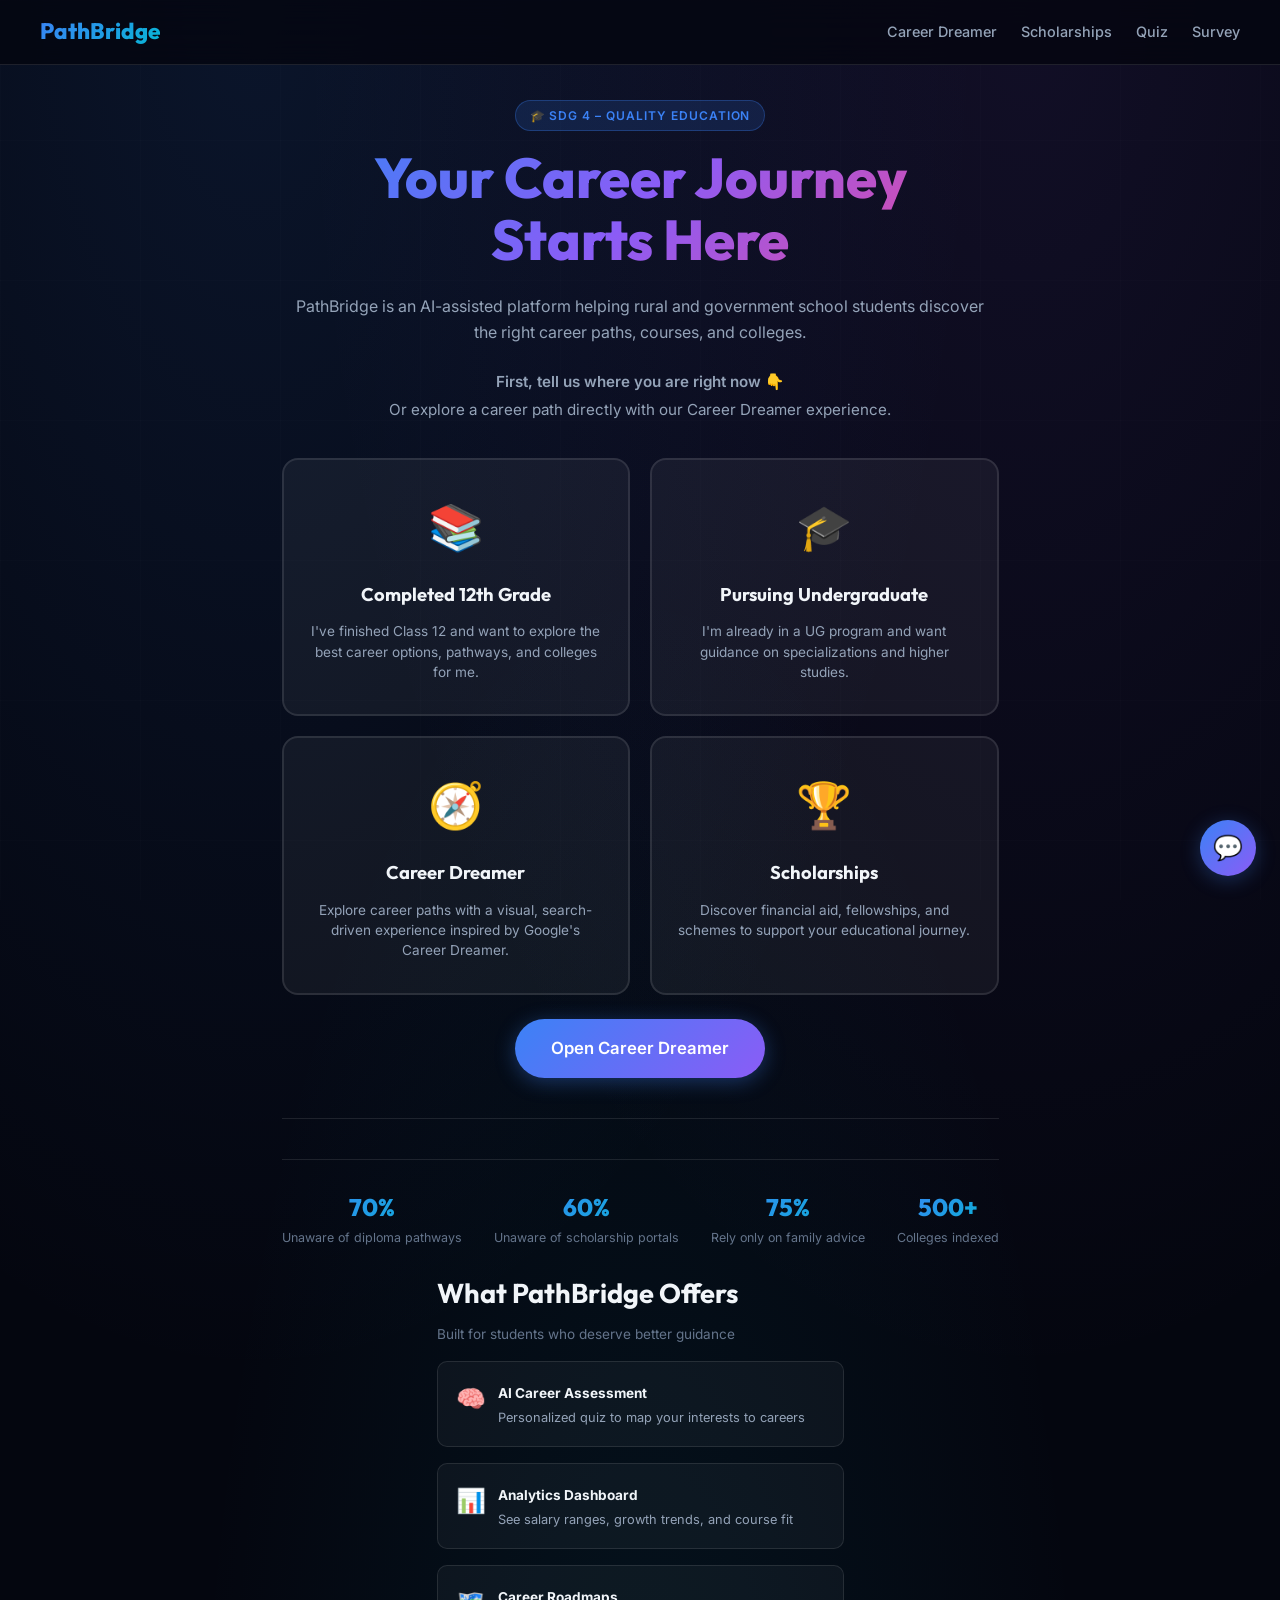
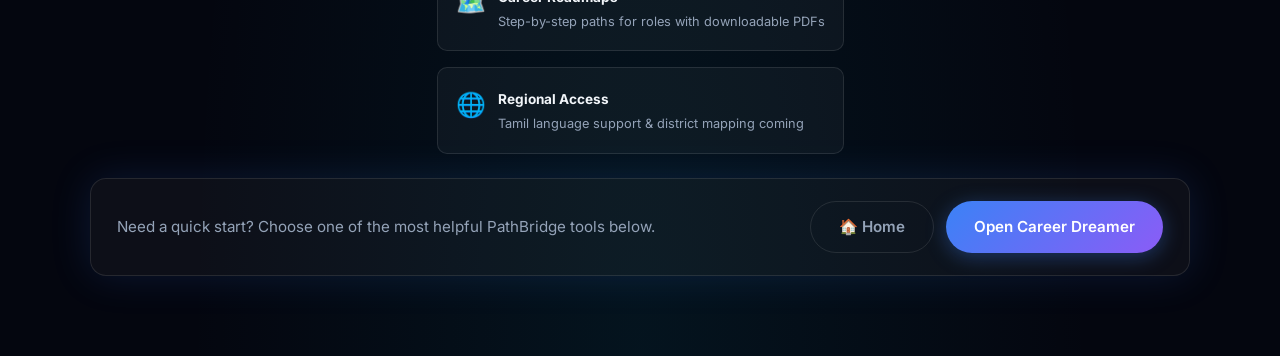
<file: index.html>
<!DOCTYPE html>
<html lang="en">
<head>
  <meta charset="UTF-8" />
  <meta name="viewport" content="width=device-width, initial-scale=1.0" />
  <title>PathBridge – AI Career Guidance Platform</title>
  <meta name="description" content="PathBridge helps rural students discover career paths, courses, and colleges aligned with their interests. Powered by AI guidance." />
  <link rel="icon" type="image/png" href="favicon.png" />
  <link rel="stylesheet" href="style.css" />
</head>
<body>

<!-- Navbar -->
<nav class="navbar">
  <a class="navbar-brand" href="index.html">PathBridge</a>
  <div class="navbar-links">
    <a href="career-dreamer.html">Career Dreamer</a>
    <a href="scholarships.html">Scholarships</a>
    <a href="quiz.html">Quiz</a>
    <a href="survey.html">Survey</a>
  </div>
</nav>

<div class="page-wrap" style="padding-top: 80px;">
  <div class="card-glass" style="animation-delay:0.05s">

    <!-- Hero Section -->
    <div class="hero-section">
      <span class="section-badge">🎓 SDG 4 – Quality Education</span>
      <h1 class="page-title" style="background: linear-gradient(135deg, #3B82F6 0%, #8B5CF6 50%, #EC4899 100%); -webkit-background-clip: text; -webkit-text-fill-color: transparent; background-clip: text; font-size: 3.5rem; line-height: 1.1;">Your Career Journey<br/>Starts Here</h1>
      <p class="subtitle" style="max-width: 700px; margin: 1.5rem auto;">PathBridge is an AI-assisted platform helping rural and government school students discover the right career paths, courses, and colleges.</p>

      <!-- Gate Question -->
      <div style="margin-top: 12px;">
        <p style="color: var(--text-secondary); font-size: 0.95rem; font-weight: 600; margin-bottom: 4px;">
          First, tell us where you are right now 👇
        </p>
        <p style="color: var(--text-secondary); font-size: 0.95rem; margin-bottom: 4px;">
          Or explore a career path directly with our Career Dreamer experience.
        </p>
      </div>

      <div class="gate-options">
        <a href="quiz.html" class="gate-option blue">
          <div class="icon">📚</div>
          <div class="opt-title">Completed 12th Grade</div>
          <div class="opt-desc">I've finished Class 12 and want to explore the best career options, pathways, and colleges for me.</div>
        </a>
        <a href="ug.html" class="gate-option purple">
          <div class="icon">🎓</div>
          <div class="opt-title">Pursuing Undergraduate</div>
          <div class="opt-desc">I'm already in a UG program and want guidance on specializations and higher studies.</div>
        </a>
        <a href="career-dreamer.html" class="gate-option green">
          <div class="icon">🧭</div>
          <div class="opt-title">Career Dreamer</div>
          <div class="opt-desc">Explore career paths with a visual, search-driven experience inspired by Google's Career Dreamer.</div>
        </a>
        <a href="scholarships.html" class="gate-option amber">
          <div class="icon">🏆</div>
          <div class="opt-title">Scholarships</div>
          <div class="opt-desc">Discover financial aid, fellowships, and schemes to support your educational journey.</div>
        </a>
      </div>
      <div class="mt-24 text-center">
        <a href="career-dreamer.html" class="btn btn-primary btn-lg">Open Career Dreamer</a>
      </div>
    </div>

    <hr class="divider" />

    <!-- Stats -->
    <div class="hero-meta">
      <div class="hero-meta-item">
        <div class="num">70%</div>
        <small>Unaware of diploma pathways</small>
      </div>
      <div class="hero-meta-item">
        <div class="num">60%</div>
        <small>Unaware of scholarship portals</small>
      </div>
      <div class="hero-meta-item">
        <div class="num">75%</div>
        <small>Rely only on family advice</small>
      </div>
      <div class="hero-meta-item">
        <div class="num">500+</div>
        <small>Colleges indexed</small>
      </div>
    </div>
  </div>

  <!-- Features -->
  <div class="card-glass mt-24" style="animation-delay:0.15s; max-width: 780px;">
    <h2 class="section-title">What PathBridge Offers</h2>
    <p class="text-muted mt-8">Built for students who deserve better guidance</p>
    <div class="feature-row mt-16">
      <div class="feature-chip">
        <span class="fi">🧠</span>
        <div>
          <strong>AI Career Assessment</strong>
          <p>Personalized quiz to map your interests to careers</p>
        </div>
      </div>
      <div class="feature-chip">
        <span class="fi">📊</span>
        <div>
          <strong>Analytics Dashboard</strong>
          <p>See salary ranges, growth trends, and course fit</p>
        </div>
      </div>

      <div class="feature-chip">
        <span class="fi">🗺️</span>
        <div>
          <strong>Career Roadmaps</strong>
          <p>Step-by-step paths for roles with downloadable PDFs</p>
        </div>
      </div>

      <div class="feature-chip">
        <span class="fi">🌐</span>
        <div>
          <strong>Regional Access</strong>
          <p>Tamil language support & district mapping coming</p>
        </div>
      </div>
    </div>
  </div>

  <footer class="site-footer">
    <div class="footer-card">
      <p>Need a quick start? Choose one of the most helpful PathBridge tools below.</p>
      <div class="footer-actions">
        <a href="index.html" class="btn btn-outline">🏠 Home</a>
        <a href="career-dreamer.html" class="btn btn-primary">Open Career Dreamer</a>
      </div>
    </div>
  </footer>
</div>

<!-- Chatbot Panel -->
<div id="chatbotPanel" class="chatbot-panel hidden">
  <div class="chatbot-header">
    <div class="chatbot-title">Career Advisor</div>
    <button id="chatbotClose" class="chatbot-close-btn" aria-label="Close chatbot">✕</button>
  </div>
  <div id="chatbotMessages" class="chatbot-messages"></div>
  <form id="chatbotForm" class="chatbot-form">
    <input 
      id="chatbotInput" 
      type="text" 
      class="chatbot-input" 
      placeholder="Ask about resume, interview prep, skills..." 
      autocomplete="off"
    />
    <button type="submit" class="chatbot-send-btn" aria-label="Send message">⬆</button>
  </form>
</div>

<!-- Chatbot Toggle Button -->
<button id="chatbotToggle" class="chatbot-toggle" aria-label="Open chatbot">
  💬
</button>

<script src="chatbot (1).js"></script>
</body>
</html>
</file>
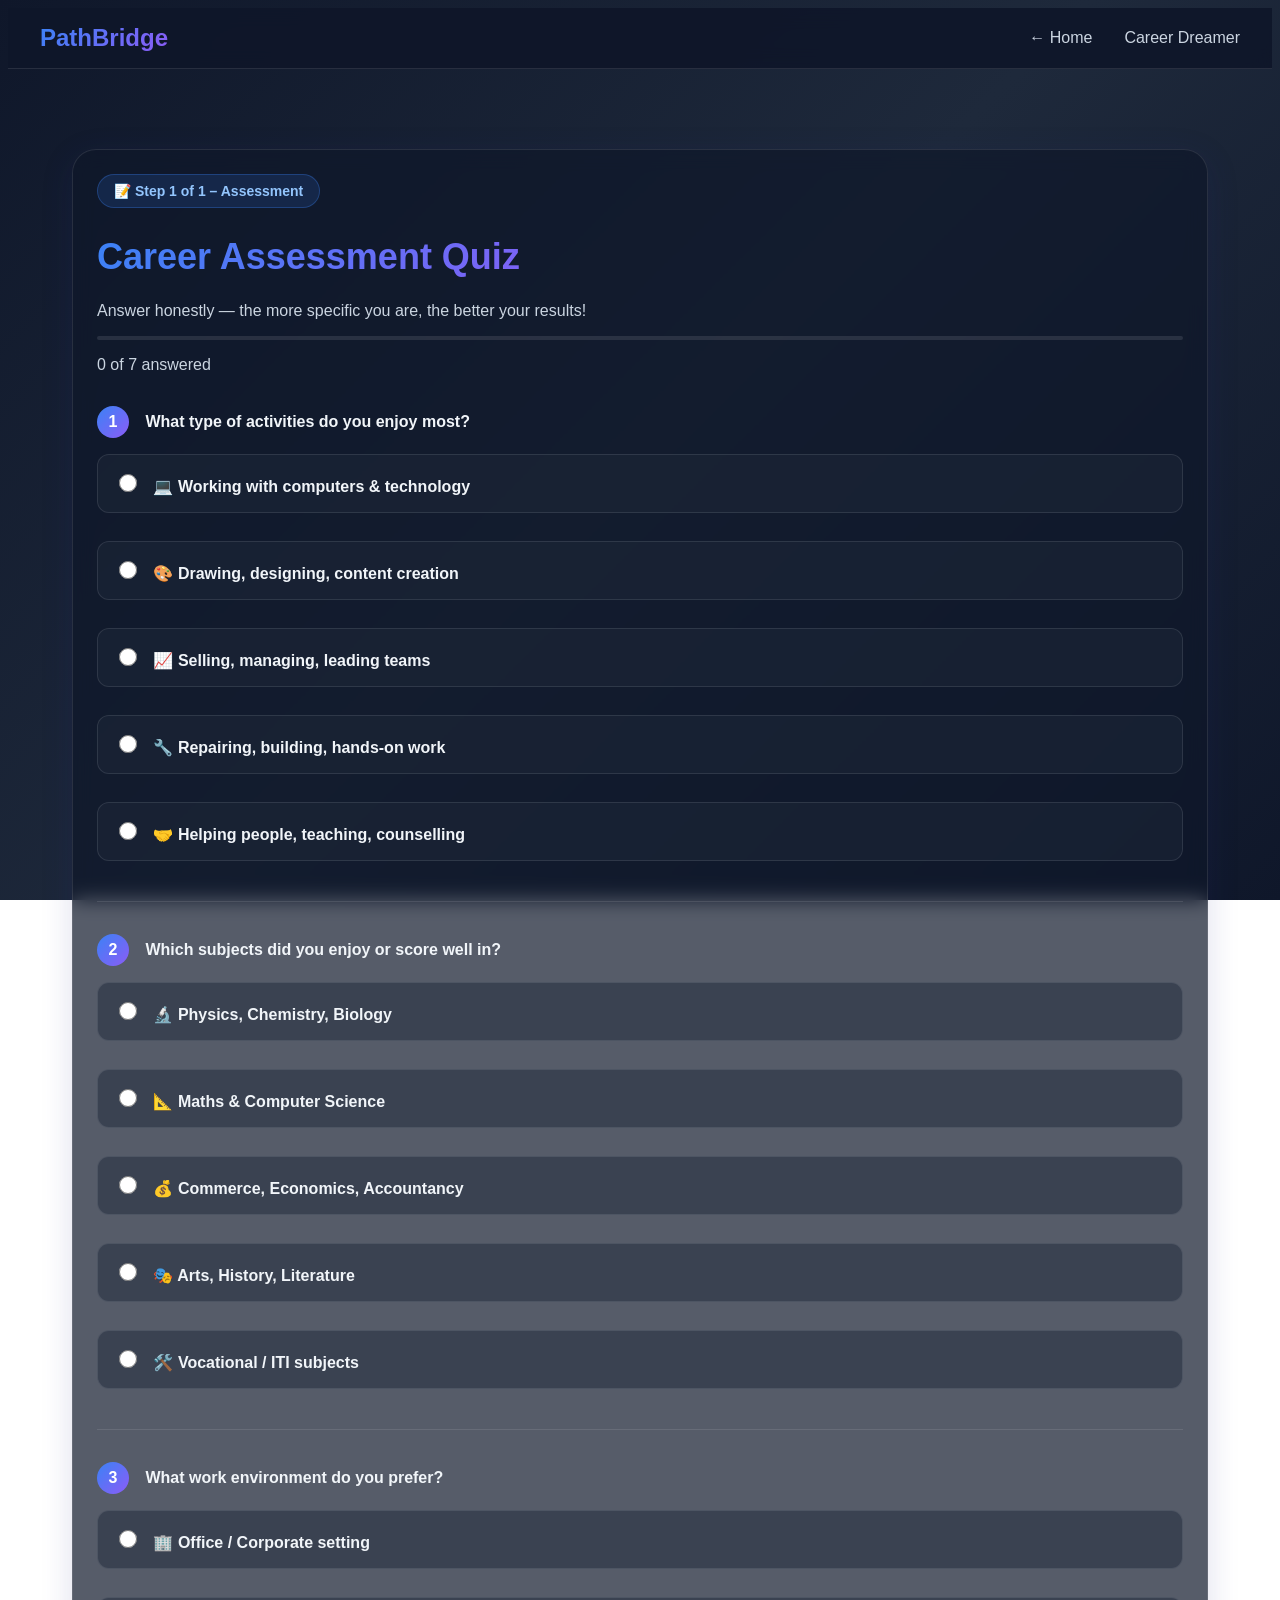
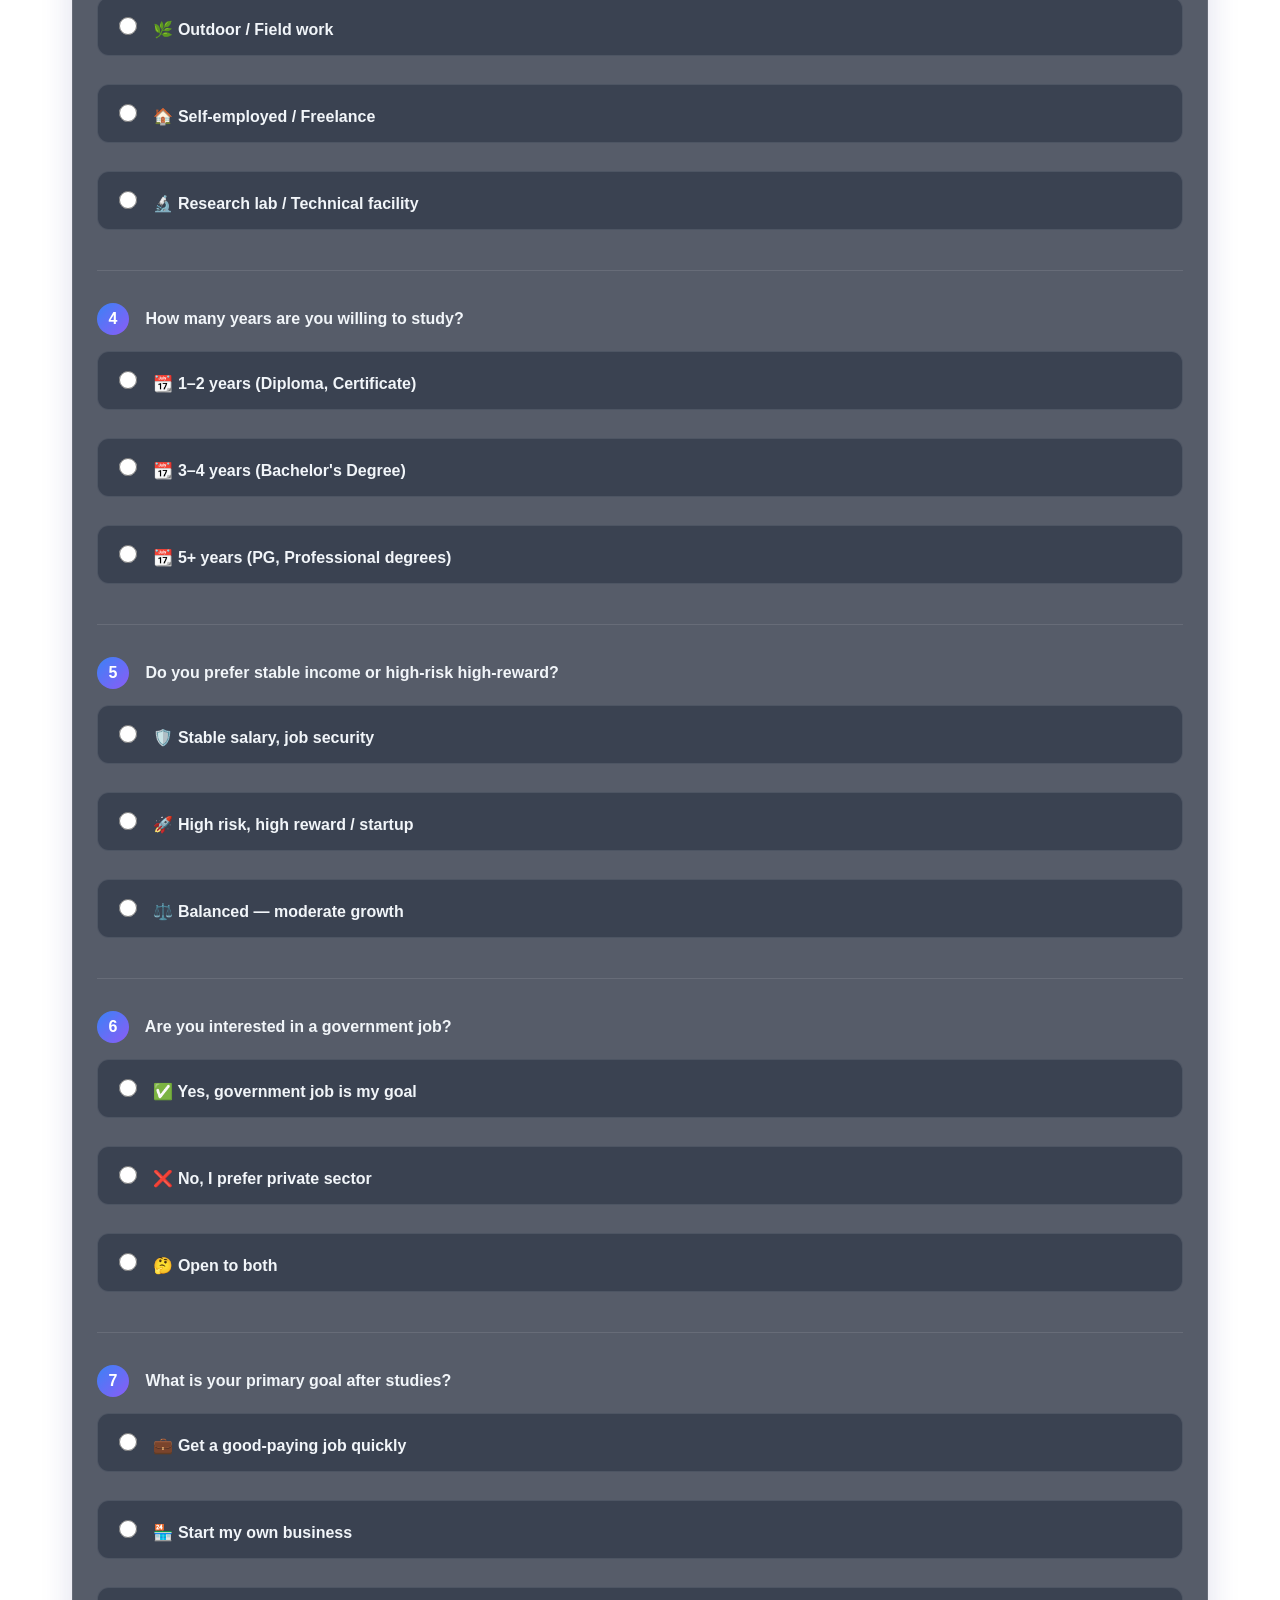
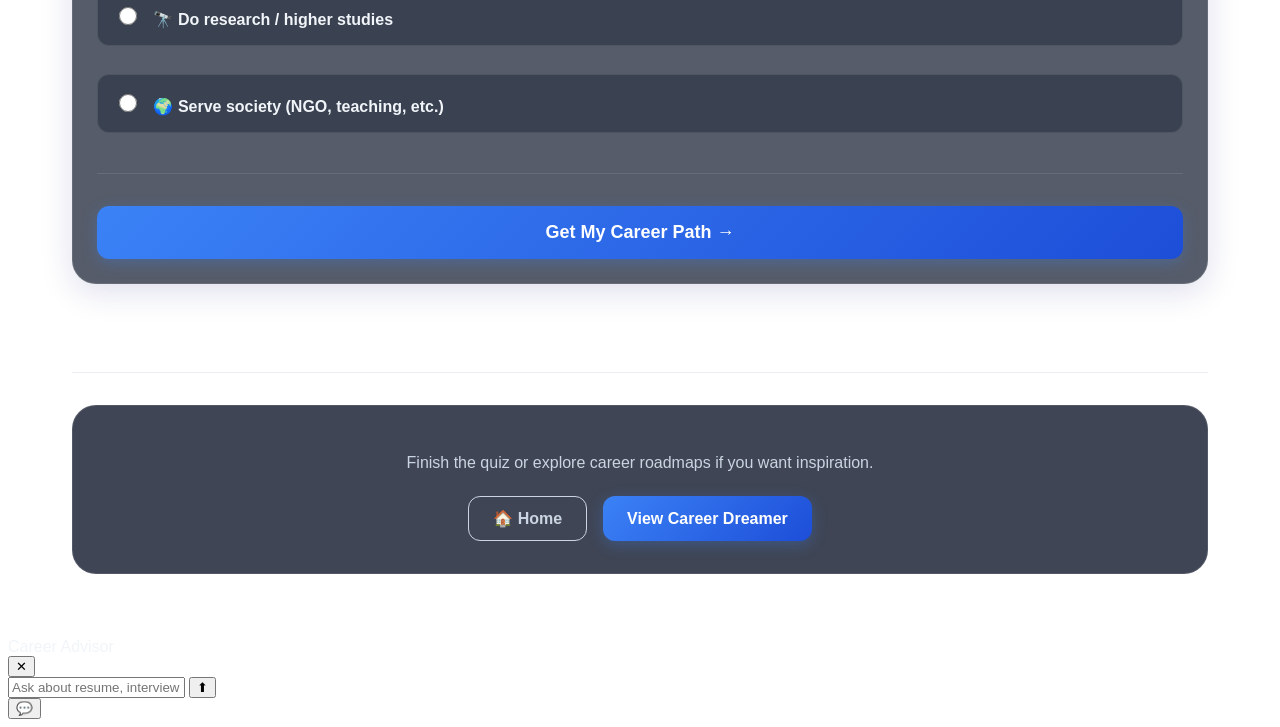
<file: quiz.html>
<!DOCTYPE html>
<html lang="en">
<head>
  <meta charset="UTF-8" />
  <meta name="viewport" content="width=device-width, initial-scale=1.0" />
  <title>Career Assessment – PathBridge</title>
  <meta name="description" content="Take the PathBridge career assessment quiz to discover the best career paths, courses, and colleges based on your interests." />
  <link rel="icon" type="image/png" href="favicon.png" />
  <link rel="stylesheet" href="tailwind-enhanced.css" />
  <link rel="stylesheet" href="tailwind-extended.css" />
</head>
<body>

<nav class="navbar">
  <a class="navbar-brand" href="index.html">PathBridge</a>
  <div class="navbar-links">
    <a href="index.html">← Home</a>
    <a href="career-dreamer.html">Career Dreamer</a>
  </div>
</nav>

<div class="page-wrap" style="padding-top: 80px;">
  <div class="card-glass" id="quizCard">

    <div class="quiz-header">
      <span class="section-badge">📝 Step 1 of 1 – Assessment</span>
      <h2 class="section-title" style="margin-top:12px;">Career Assessment Quiz</h2>
      <p class="text-muted">Answer honestly — the more specific you are, the better your results!</p>

      <div class="progress-bar-wrap">
        <div class="progress-bar-fill" id="progressBar" style="width: 0%;"></div>
      </div>
      <p class="text-muted" id="progressLabel">0 of 7 answered</p>
    </div>

    <form id="quizForm" onsubmit="return false;">

      <!-- Q1 -->
      <div class="question-block">
        <label><span class="q-num">1</span> What type of activities do you enjoy most?</label>
        <div class="radio-group" id="q-interest">
          <label class="radio-option"><input type="radio" name="interest" value="tech" /> 💻 Working with computers & technology</label>
          <label class="radio-option"><input type="radio" name="interest" value="creative" /> 🎨 Drawing, designing, content creation</label>
          <label class="radio-option"><input type="radio" name="interest" value="business" /> 📈 Selling, managing, leading teams</label>
          <label class="radio-option"><input type="radio" name="interest" value="practical" /> 🔧 Repairing, building, hands-on work</label>
          <label class="radio-option"><input type="radio" name="interest" value="social" /> 🤝 Helping people, teaching, counselling</label>
        </div>
      </div>

      <!-- Q2 -->
      <div class="question-block">
        <label><span class="q-num">2</span> Which subjects did you enjoy or score well in?</label>
        <div class="radio-group" id="q-subject">
          <label class="radio-option"><input type="radio" name="subject" value="science" /> 🔬 Physics, Chemistry, Biology</label>
          <label class="radio-option"><input type="radio" name="subject" value="maths" /> 📐 Maths & Computer Science</label>
          <label class="radio-option"><input type="radio" name="subject" value="commerce" /> 💰 Commerce, Economics, Accountancy</label>
          <label class="radio-option"><input type="radio" name="subject" value="arts" /> 🎭 Arts, History, Literature</label>
          <label class="radio-option"><input type="radio" name="subject" value="vocational" /> 🛠️ Vocational / ITI subjects</label>
        </div>
      </div>

      <!-- Q3 -->
      <div class="question-block">
        <label><span class="q-num">3</span> What work environment do you prefer?</label>
        <div class="radio-group" id="q-environment">
          <label class="radio-option"><input type="radio" name="environment" value="office" /> 🏢 Office / Corporate setting</label>
          <label class="radio-option"><input type="radio" name="environment" value="field" /> 🌿 Outdoor / Field work</label>
          <label class="radio-option"><input type="radio" name="environment" value="independent" /> 🏠 Self-employed / Freelance</label>
          <label class="radio-option"><input type="radio" name="environment" value="lab" /> 🔬 Research lab / Technical facility</label>
        </div>
      </div>

      <!-- Q4 -->
      <div class="question-block">
        <label><span class="q-num">4</span> How many years are you willing to study?</label>
        <div class="radio-group" id="q-study">
          <label class="radio-option"><input type="radio" name="study" value="1-2" /> 📆 1–2 years (Diploma, Certificate)</label>
          <label class="radio-option"><input type="radio" name="study" value="3-4" /> 📆 3–4 years (Bachelor's Degree)</label>
          <label class="radio-option"><input type="radio" name="study" value="5+" /> 📆 5+ years (PG, Professional degrees)</label>
        </div>
      </div>

      <!-- Q5 -->
      <div class="question-block">
        <label><span class="q-num">5</span> Do you prefer stable income or high-risk high-reward?</label>
        <div class="radio-group" id="q-risk">
          <label class="radio-option"><input type="radio" name="risk" value="stable" /> 🛡️ Stable salary, job security</label>
          <label class="radio-option"><input type="radio" name="risk" value="risk" /> 🚀 High risk, high reward / startup</label>
          <label class="radio-option"><input type="radio" name="risk" value="balanced" /> ⚖️ Balanced — moderate growth</label>
        </div>
      </div>

      <!-- Q6 -->
      <div class="question-block">
        <label><span class="q-num">6</span> Are you interested in a government job?</label>
        <div class="radio-group" id="q-govt">
          <label class="radio-option"><input type="radio" name="govt" value="yes" /> ✅ Yes, government job is my goal</label>
          <label class="radio-option"><input type="radio" name="govt" value="no" /> ❌ No, I prefer private sector</label>
          <label class="radio-option"><input type="radio" name="govt" value="open" /> 🤔 Open to both</label>
        </div>
      </div>

      <!-- Q7 -->
      <div class="question-block">
        <label><span class="q-num">7</span> What is your primary goal after studies?</label>
        <div class="radio-group" id="q-goal">
          <label class="radio-option"><input type="radio" name="goal" value="job" /> 💼 Get a good-paying job quickly</label>
          <label class="radio-option"><input type="radio" name="goal" value="business" /> 🏪 Start my own business</label>
          <label class="radio-option"><input type="radio" name="goal" value="research" /> 🔭 Do research / higher studies</label>
          <label class="radio-option"><input type="radio" name="goal" value="social" /> 🌍 Serve society (NGO, teaching, etc.)</label>
        </div>
      </div>

      <button class="btn btn-primary btn-lg btn-full" onclick="submitQuiz()" id="submitBtn">
        Get My Career Path →
      </button>
    </form>

  </div>

  <footer class="site-footer">
    <div class="footer-card">
      <p>Finish the quiz or explore career roadmaps if you want inspiration.</p>
      <div class="footer-actions">
        <a href="index.html" class="btn btn-outline">🏠 Home</a>
        <a href="career-dreamer.html" class="btn btn-primary">View Career Dreamer</a>
      </div>
    </div>
  </footer>
</div>

<script>
  // Track progress
  const totalQ = 7;
  const names = ['interest','subject','environment','study','risk','govt','goal'];

  function updateProgress() {
    let answered = 0;
    names.forEach(n => {
      if (document.querySelector(`input[name="${n}"]:checked`)) answered++;
    });
    const pct = Math.round((answered / totalQ) * 100);
    document.getElementById('progressBar').style.width = pct + '%';
    document.getElementById('progressLabel').textContent = `${answered} of ${totalQ} answered`;
  }

  // Highlight selected radio options
  document.addEventListener('change', function(e) {
    if (e.target.type === 'radio') {
      const group = e.target.closest('.radio-group');
      group.querySelectorAll('.radio-option').forEach(o => o.classList.remove('selected'));
      e.target.closest('.radio-option').classList.add('selected');
      updateProgress();
    }
  });

  function submitQuiz() {
    const data = {};
    let allAnswered = true;
    names.forEach(n => {
      const val = document.querySelector(`input[name="${n}"]:checked`);
      if (val) data[n] = val.value;
      else allAnswered = false;
    });

    if (!allAnswered) {
      alert('Please answer all 7 questions before continuing.');
      return;
    }

    localStorage.setItem('careerData', JSON.stringify(data));
    window.location.href = 'result.html';
  }
</script>

<!-- Chatbot Panel -->
<div id="chatbotPanel" class="chatbot-panel hidden">
  <div class="chatbot-header">
    <div class="chatbot-title">Career Advisor</div>
    <button id="chatbotClose" class="chatbot-close-btn" aria-label="Close chatbot">✕</button>
  </div>
  <div id="chatbotMessages" class="chatbot-messages"></div>
  <form id="chatbotForm" class="chatbot-form">
    <input 
      id="chatbotInput" 
      type="text" 
      class="chatbot-input" 
      placeholder="Ask about resume, interview prep, skills..." 
      autocomplete="off"
    />
    <button type="submit" class="chatbot-send-btn" aria-label="Send message">⬆</button>
  </form>
</div>

<!-- Chatbot Toggle Button -->
<button id="chatbotToggle" class="chatbot-toggle" aria-label="Open chatbot">
  💬
</button>

<script src="chatbot (1).js"></script>
</body>
</html>
</file>
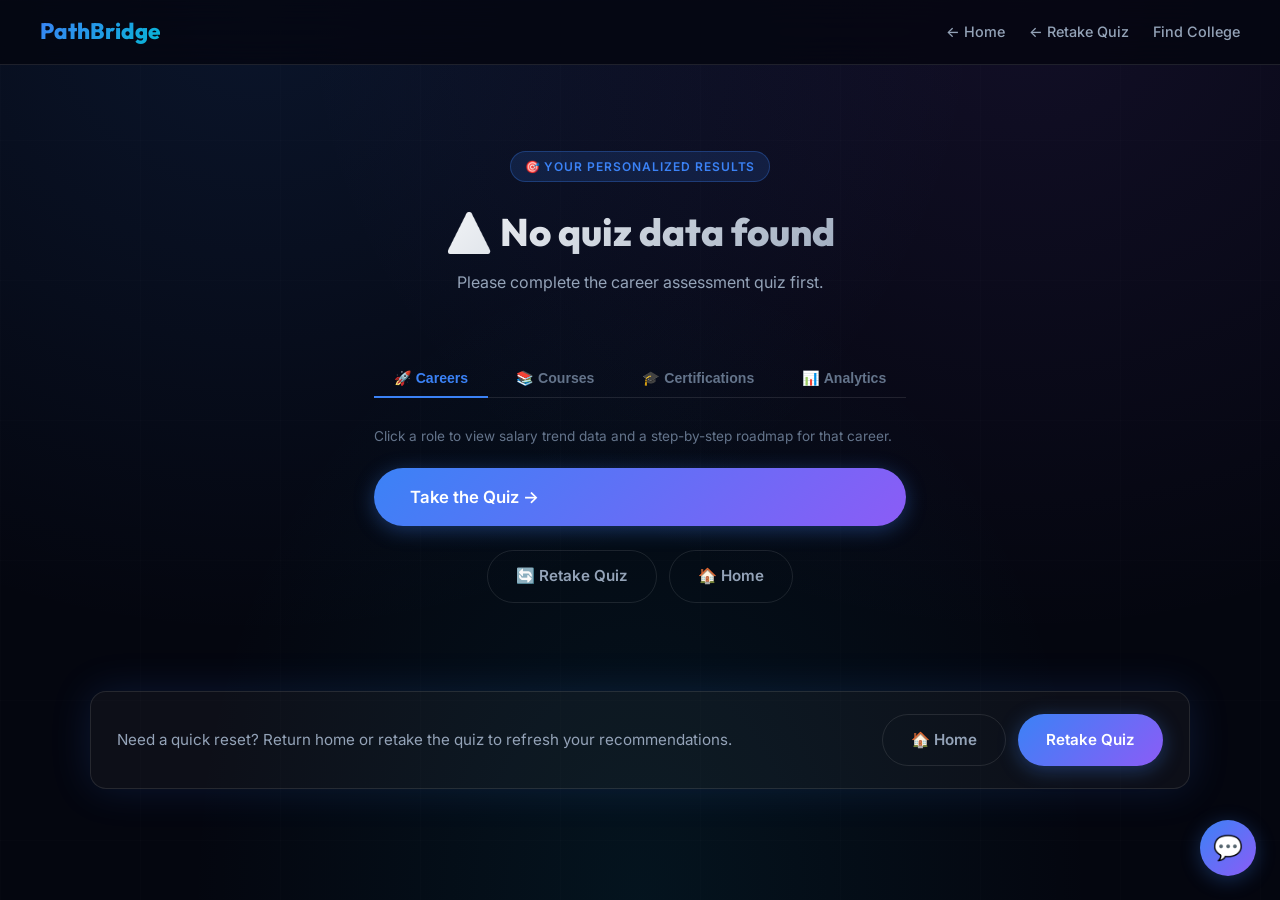
<file: result.html>
<!DOCTYPE html>
<html lang="en">
<head>
  <meta charset="UTF-8" />
  <meta name="viewport" content="width=device-width, initial-scale=1.0" />
  <title>Career Results & Analytics – PathBridge</title>
  <meta name="description" content="Personalized career recommendations, course options, and college analytics based on your PathBridge quiz results." />
  <link rel="icon" type="image/png" href="favicon.png" />
  <link rel="stylesheet" href="style.css" />
</head>
<body>

<nav class="navbar">
  <a class="navbar-brand" href="index.html">PathBridge</a>
  <div class="navbar-links">
    <a href="index.html">← Home</a>
    <a href="quiz.html">← Retake Quiz</a>
    <a href="https://chooseyourcollege.com/home" target="_blank">Find College</a>
  </div>
</nav>

<div class="page-wrap" style="padding-top: 100px; gap: 24px;">

  <!-- Result Hero -->
  <div class="card-glass" style="animation-delay:0.05s; max-width: 1100px;">
    <div class="result-hero">
      <span class="section-badge">🎯 Your Personalized Results</span>
      <h1 class="page-title" style="font-size: clamp(1.5rem,4vw,2.4rem); margin-top: 12px;" id="resultHeadline">Calculating your matches…</h1>
      <p class="subtitle" style="margin: 0 auto;" id="resultSub">Based on your quiz responses, here are your best-fit career paths and courses.</p>
    </div>

    <!-- Tabs -->
    <div class="tab-row mt-32" id="tabRow">
      <button class="tab-btn active" onclick="showTab('careers', this)" id="tab-careers">🚀 Careers</button>
      <button class="tab-btn" onclick="showTab('courses', this)" id="tab-courses">📚 Courses</button>
      <button class="tab-btn" onclick="showTab('certifications', this)" id="tab-certifications">🎓 Certifications</button>
      <button class="tab-btn" onclick="showTab('analytics', this)" id="tab-analytics">📊 Analytics</button>
    </div>

    <!-- TAB: Careers -->
    <div class="tab-pane active" id="pane-careers">
      <p class="text-muted mt-8" style="margin-bottom: 20px;">Click a role to view salary trend data and a step-by-step roadmap for that career.</p>
      <div class="career-grid" id="careerGrid">
        <p class="text-muted">Loading…</p>
      </div>
    </div>

    <!-- TAB: Courses -->
    <div class="tab-pane" id="pane-courses">
      <p class="text-muted mt-8" style="margin-bottom: 20px;">Top recommended courses based on your background and goals</p>
      <div class="course-grid" id="courseGrid">
        <p class="text-muted">Loading…</p>
      </div>
    </div>

    <!-- TAB: Certifications & Cost Estimator -->
    <div class="tab-pane" id="pane-certifications">
      <p class="text-muted mt-8" style="margin-bottom: 20px;">Explore industry-recognized certifications with real pricing across free and paid platforms</p>

      <!-- Filter Row -->
      <div style="margin-bottom: 24px;">
        <label style="display: block; margin-bottom: 10px; color: var(--text-secondary); font-weight: 600;">Filter by skill category:</label>
        <div style="display: flex; gap: 10px; flex-wrap: wrap;" id="certFilterRow">
          <button class="cert-filter-btn active" onclick="filterCertifications('all', this)">All</button>
          <button class="cert-filter-btn" onclick="filterCertifications('tech', this)">💻 Tech & Programming</button>
          <button class="cert-filter-btn" onclick="filterCertifications('data', this)">📊 Data & Analytics</button>
          <button class="cert-filter-btn" onclick="filterCertifications('business', this)">💼 Business & Management</button>
          <button class="cert-filter-btn" onclick="filterCertifications('design', this)">🎨 Design & Creative</button>
        </div>
      </div>

      <!-- Certification Cards Grid -->
      <div class="certification-grid" id="certificationGrid"></div>

      <!-- Cost Estimator -->
      <div style="margin-top: 40px; padding: 28px; background: linear-gradient(135deg,rgba(59,130,246,0.08),rgba(139,92,246,0.08)); border-radius: 16px; border: 1px solid rgba(59,130,246,0.25);">
        <h3 style="color: var(--text-primary); margin-bottom: 6px;">🧮 Cost Estimator</h3>
        <p style="color: var(--text-secondary); margin-bottom: 20px; font-size: 0.9rem;">Select certifications to calculate your total learning investment</p>
        <div style="display: flex; gap: 16px; flex-wrap: wrap; align-items: center; margin-bottom: 20px;">
          <label style="color: var(--text-secondary); font-size: 0.9rem;">Your currency:</label>
          <select id="currencySelect" onchange="updateCostEstimator()" style="background: rgba(255,255,255,0.05); border: 1px solid var(--border); color: var(--text-primary); padding: 8px 14px; border-radius: 8px; cursor: pointer;">
            <option value="INR">🇮🇳 INR (₹)</option>
            <option value="USD">🇺🇸 USD ($)</option>
          </select>
        </div>
        <div id="costEstimatorList" style="display: flex; flex-direction: column; gap: 10px; margin-bottom: 20px;"></div>
        <div style="padding: 16px; background: rgba(255,255,255,0.04); border-radius: 10px; border: 1px solid var(--border); display: flex; justify-content: space-between; align-items: center;">
          <span style="color: var(--text-secondary); font-weight: 600;">Estimated Total Investment:</span>
          <span id="costTotal" style="font-size: 1.5rem; font-weight: 700; background: linear-gradient(90deg, var(--accent-blue), var(--accent-purple)); -webkit-background-clip: text; -webkit-text-fill-color: transparent;">₹0</span>
        </div>
        <p style="color: var(--text-secondary); font-size: 0.78rem; margin-top: 10px;">* Prices shown are approximate. Udemy prices are after typical discount. Coursera shows monthly subscription rate.</p>
      </div>

      <!-- Platform Comparison Table -->
      <div style="margin-top: 40px; padding: 28px; background: rgba(255,255,255,0.02); border-radius: 16px; border: 1px solid var(--border);">
        <h3 style="color: var(--text-primary); margin-bottom: 18px;">🏆 Platform Comparison</h3>
        <div style="overflow-x: auto;">
          <table style="width: 100%; border-collapse: collapse; font-size: 0.88rem;">
            <thead>
              <tr style="border-bottom: 1px solid var(--border);">
                <th style="text-align: left; padding: 12px 10px; color: var(--text-secondary);">Platform</th>
                <th style="text-align: center; padding: 12px 10px; color: var(--text-secondary);">Type</th>
                <th style="text-align: center; padding: 12px 10px; color: var(--text-secondary);">Avg. Cost</th>
                <th style="text-align: center; padding: 12px 10px; color: var(--text-secondary);">Certificate</th>
                <th style="text-align: center; padding: 12px 10px; color: var(--text-secondary);">Best For</th>
              </tr>
            </thead>
            <tbody id="platformTableBody"></tbody>
          </table>
        </div>
      </div>
    </div>

    <!-- TAB: Analytics -->
    <div class="tab-pane" id="pane-analytics">
      <div class="analytics-section">

        <!-- Salary Bar Chart -->
        <div class="chart-container">
          <div class="chart-title">Estimated Salary Range (LPA)</div>
          <div class="bar-chart" id="salaryChart"></div>
        </div>

        <!-- Growth Potential -->
        <div class="chart-container">
          <div class="chart-title">5-Year Industry Growth Potential</div>
          <div class="bar-chart" id="growthChart"></div>
        </div>

        <!-- Job Demand -->
        <div class="chart-container">
          <div class="chart-title">Job Market Demand Score (out of 10)</div>
          <div class="bar-chart" id="demandChart"></div>
        </div>

      </div>
    </div>


  </div>

  <div class="modal-overlay" id="roleModal" hidden>
    <div class="modal-card">
      <div class="modal-header">
        <div>
          <h3 id="modalTitle">Role Insight</h3>
          <p id="modalSubtitle">Salary trend and roadmap details.</p>
        </div>
        <button class="modal-close" type="button" onclick="closeModal()">×</button>
      </div>
      <div class="modal-body" id="modalBody"></div>
    </div>
  </div>

  <!-- Action row -->
  <div class="gap-12" style="justify-content: center; padding-bottom: 40px;">
    <a href="quiz.html" class="btn btn-outline">🔄 Retake Quiz</a>
    <a href="index.html" class="btn btn-outline">🏠 Home</a>
  </div>

  <footer class="site-footer">
    <div class="footer-card">
      <p>Need a quick reset? Return home or retake the quiz to refresh your recommendations.</p>
      <div class="footer-actions">
        <a href="index.html" class="btn btn-outline">🏠 Home</a>
        <a href="quiz.html" class="btn btn-primary">Retake Quiz</a>
      </div>
    </div>
  </footer>

</div>

<script>
// ──────────────── DATA TABLES ────────────────

const careerDB = [
  // TECH / MATHS
  { name: "Software Engineer",       field: "tech",     subject:["maths"],     salary: "₹6–15 LPA",  growth: 85, demand: 9.2, tags:["IT","Private"] },
  { name: "Data Scientist",          field: "tech",     subject:["maths"],     salary: "₹8–20 LPA",  growth: 92, demand: 9.5, tags:["AI/ML","Private"] },
  { name: "AI / ML Engineer",        field: "tech",     subject:["maths"],     salary: "₹10–25 LPA", growth: 96, demand: 9.7, tags:["AI","Private"] },
  { name: "Cybersecurity Analyst",   field: "tech",     subject:["maths"],     salary: "₹6–14 LPA",  growth: 80, demand: 8.8, tags:["Security","Private"] },
  { name: "Cloud Engineer",          field: "tech",     subject:["maths"],     salary: "₹7–18 LPA",  growth: 88, demand: 9.0, tags:["Cloud","Private"] },
  // CREATIVE
  { name: "UI/UX Designer",          field: "creative", subject:["arts","maths"],salary:"₹5–12 LPA", growth: 72, demand: 8.0, tags:["Design","Private"] },
  { name: "Graphic Designer",        field: "creative", subject:["arts"],       salary:"₹3–8 LPA",  growth: 55, demand: 7.0, tags:["Design","Private"] },
  { name: "Video Editor / Animator", field: "creative", subject:["arts"],       salary:"₹3–10 LPA", growth: 63, demand: 7.5, tags:["Media","Freelance"] },
  { name: "Architect",               field: "creative", subject:["arts","maths"],salary:"₹5–15 LPA", growth: 65, demand: 7.8, tags:["Design","Private"] },
  // BUSINESS
  { name: "Chartered Accountant",    field: "business", subject:["commerce"],   salary:"₹8–20 LPA", growth: 70, demand: 8.5, tags:["Finance","Private"] },
  { name: "Investment Banker",       field: "business", subject:["commerce"],   salary:"₹12–30 LPA",growth: 75, demand: 8.2, tags:["Finance","Private"] },
  { name: "Business Analyst",        field: "business", subject:["commerce"],   salary:"₹6–15 LPA", growth: 80, demand: 8.6, tags:["Management","Private"] },
  { name: "Entrepreneur",            field: "business", subject:["commerce"],   salary:"High Potential",growth:88, demand:8.0,tags:["Self-employed"] },
  { name: "Digital Marketer",        field: "business", subject:["commerce","arts"],salary:"₹4–10 LPA",growth:78, demand:8.3,tags:["Marketing","Private"] },
  // PRACTICAL
  { name: "Mechanical Technician",   field: "practical",subject:["vocational"], salary:"₹3–6 LPA",  growth: 45, demand: 7.0, tags:["ITI","Govt/Pvt"] },
  { name: "Electrician / EE Tech",   field: "practical",subject:["vocational"], salary:"₹3–8 LPA",  growth: 50, demand: 7.2, tags:["ITI","Govt/Pvt"] },
  { name: "Automobile Engineer",     field: "practical",subject:["vocational","science"],salary:"₹4–9 LPA",growth:55, demand:7.5,tags:["Auto","Private"] },
  { name: "Civil Engineer",          field: "practical",subject:["maths","science"],salary:"₹4–10 LPA",growth:58, demand:7.8,tags:["Construction","Pvt/Govt"] },
  // SOCIAL
  { name: "Teacher / Educator",      field: "social",   subject:["arts","commerce"],salary:"₹3–8 LPA",growth:50, demand:8.0,tags:["Education","Govt/Pvt"] },
  { name: "Nurse / Healthcare",      field: "social",   subject:["science"],    salary:"₹4–9 LPA",  growth: 65, demand: 8.5, tags:["Medical","Govt/Pvt"] },
  { name: "Psychologist",            field: "social",   subject:["arts"],       salary:"₹5–12 LPA", growth: 70, demand: 7.8, tags:["Health","Private"] },
  { name: "Social Worker / NGO",     field: "social",   subject:["arts"],       salary:"₹3–7 LPA",  growth: 48, demand: 6.5, tags:["Social","NGO"] },
  // GOVERNMENT
  { name: "IAS / IPS Officer",       field: "govt",     subject:["arts","commerce","maths"],salary:"₹8–15 LPA+",growth:60, demand:9.0,tags:["Civil Services","Govt"] },
  { name: "Police Officer",          field: "govt",     subject:["arts"],       salary:"₹4–10 LPA", growth: 40, demand: 8.5, tags:["Govt"] },
  { name: "SSC / Bank Officer",      field: "govt",     subject:["commerce","maths"],salary:"₹4–9 LPA",growth:45, demand:8.8,tags:["Banking","Govt"] },
  { name: "Defence (Army/Navy/AF)",  field: "govt",     subject:["science","maths"],salary:"₹6–14 LPA",growth:50, demand:8.3,tags:["Defence","Govt"] },
  { name: "ISRO / DRDO Scientist",   field: "govt",     subject:["science","maths"],salary:"₹8–18 LPA",growth:75, demand:8.0,tags:["Research","Govt"] },
];

const courseDB = {
  tech:     [
    { icon:"💻", name:"B.E. / B.Tech (CS/IT)",         desc:"4-year engineering degree, gateway to software & AI careers.", duration:"4 years" },
    { icon:"🤖", name:"B.Sc. Data Science / AI",        desc:"Focused BSc on machine learning, data analysis, and AI.", duration:"3 years" },
    { icon:"☁️", name:"Cloud Computing Diploma",         desc:"AWS/Azure/GCP certifications, high demand globally.", duration:"6 months–1 year" },
    { icon:"🔒", name:"Cybersecurity Certification",    desc:"CEH, CompTIA Security+ for cybersecurity careers.", duration:"6 months" },
  ],
  creative: [
    { icon:"🎨", name:"B.Des (Design)",                 desc:"Bachelor in Design — product, graphic, UI/UX specializations.", duration:"4 years" },
    { icon:"📱", name:"Diploma in UI/UX Design",        desc:"Practical course in Figma, wireframing, prototyping.", duration:"1 year" },
    { icon:"🎬", name:"B.Sc. Animation & VFX",          desc:"Visual effects, motion graphics, 3D modeling.", duration:"3 years" },
    { icon:"🏗️", name:"B.Arch (Architecture)",          desc:"Five-year professional architecture degree.", duration:"5 years" },
  ],
  business: [
    { icon:"📊", name:"B.Com / BBA",                    desc:"Core commerce and business administration degree.", duration:"3 years" },
    { icon:"💼", name:"CA (Chartered Accountancy)",     desc:"India's premier finance qualification via ICAI.", duration:"3–5 years" },
    { icon:"📈", name:"BMS / MBA (Finance)",             desc:"Business management with finance specialization.", duration:"3+2 years" },
    { icon:"🛒", name:"Digital Marketing Course",       desc:"Google, Meta certifications for online marketing.", duration:"3–6 months" },
  ],
  practical:[
    { icon:"⚙️", name:"B.E. Mechanical Engineering",   desc:"Core mechanical engineering for manufacturing & auto.", duration:"4 years" },
    { icon:"⚡", name:"B.E. Electrical Engineering",    desc:"Power systems, electronics, embedded systems.", duration:"4 years" },
    { icon:"🏗️", name:"B.E. Civil Engineering",         desc:"Construction, infrastructure, urban planning.", duration:"4 years" },
    { icon:"🛠️", name:"ITI / Polytechnic Diploma",      desc:"Hands-on technical training for immediate employment.", duration:"1–3 years" },
  ],
  social:   [
    { icon:"👩‍🏫", name:"B.Ed. (Bachelor of Education)","desc":"Become a certified teacher in schools.", duration:"2 years" },
    { icon:"🏥", name:"B.Sc. Nursing",                  desc:"Professional nursing degree for hospitals and clinics.", duration:"4 years" },
    { icon:"🧠", name:"B.A./M.A. Psychology",           desc:"Understand human behavior, pursue counselling.", duration:"3–5 years" },
    { icon:"🤲", name:"B.S.W. (Social Work)",           desc:"Bachelor in Social Work for NGO and community roles.", duration:"3 years" },
  ],
  govt:     [
    { icon:"🏛️", name:"B.A. Political Science / History","desc":"Foundation for UPSC Civil Services preparation.", duration:"3 years" },
    { icon:"⚔️", name:"NDA / CDS (Defence)",             desc:"National Defence Academy for Army, Navy, Air Force.", duration:"3 years" },
    { icon:"📚", name:"UPSC / TNPSC Coaching",           desc:"Structured preparation program for govt exams.", duration:"1–2 years" },
    { icon:"🏦", name:"IBPS / SBI Bank Exam Prep",       desc:"Bank PO and Clerk exam preparation courses.", duration:"6 months" },
  ],
};

const salaryData = [
  { label: "AI / ML Engineer",      min: 10, max: 25, color: "var(--accent-blue)" },
  { label: "Data Scientist",        min: 8,  max: 20, color: "var(--accent-purple)" },
  { label: "Software Engineer",     min: 6,  max: 15, color: "var(--accent-cyan)" },
  { label: "Chartered Accountant",  min: 8,  max: 20, color: "var(--accent-green)" },
  { label: "Civil Engineer",        min: 4,  max: 10, color: "var(--accent-amber)" },
];

const growthData = [
  { label: "AI/ML",          pct: 96 },
  { label: "Cloud Computing",pct: 88 },
  { label: "Digital Marketing",pct:78 },
  { label: "Healthcare",     pct: 65 },
  { label: "Civil / Infra",  pct: 58 },
];

const demandData = [
  { label: "AI Engineer",        score: 9.7 },
  { label: "Data Scientist",     score: 9.5 },
  { label: "Cloud Engineer",     score: 9.0 },
  { label: "Cybersecurity",      score: 8.8 },
  { label: "Business Analyst",   score: 8.6 },
];

const salaryTrend = {
  "AI / ML Engineer": [
    { year: 2019, value: 8 },
    { year: 2020, value: 9.5 },
    { year: 2021, value: 12 },
    { year: 2022, value: 16 },
    { year: 2023, value: 20 }
  ],
  "Data Scientist": [
    { year: 2019, value: 7 },
    { year: 2020, value: 8.5 },
    { year: 2021, value: 10 },
    { year: 2022, value: 13 },
    { year: 2023, value: 17 }
  ],
  "Software Engineer": [
    { year: 2019, value: 5 },
    { year: 2020, value: 6 },
    { year: 2021, value: 8 },
    { year: 2022, value: 11 },
    { year: 2023, value: 14 }
  ],
  "Chartered Accountant": [
    { year: 2019, value: 6 },
    { year: 2020, value: 7 },
    { year: 2021, value: 9 },
    { year: 2022, value: 12 },
    { year: 2023, value: 15 }
  ],
  "Civil Engineer": [
    { year: 2019, value: 3.5 },
    { year: 2020, value: 4 },
    { year: 2021, value: 5 },
    { year: 2022, value: 6 },
    { year: 2023, value: 8 }
  ],
  "Cybersecurity Analyst": [
    { year: 2019, value: 5 },
    { year: 2020, value: 5.8 },
    { year: 2021, value: 6.8 },
    { year: 2022, value: 8.2 },
    { year: 2023, value: 9.4 }
  ],
  "Cloud Engineer": [
    { year: 2019, value: 6 },
    { year: 2020, value: 7 },
    { year: 2021, value: 8.5 },
    { year: 2022, value: 10 },
    { year: 2023, value: 12 }
  ],
  "UI/UX Designer": [
    { year: 2019, value: 4 },
    { year: 2020, value: 5 },
    { year: 2021, value: 6 },
    { year: 2022, value: 7.5 },
    { year: 2023, value: 9 }
  ],
  "Graphic Designer": [
    { year: 2019, value: 2.5 },
    { year: 2020, value: 3 },
    { year: 2021, value: 4 },
    { year: 2022, value: 5.5 },
    { year: 2023, value: 7 }
  ],
  "Nurse / Healthcare": [
    { year: 2019, value: 3 },
    { year: 2020, value: 3.5 },
    { year: 2021, value: 4 },
    { year: 2022, value: 5 },
    { year: 2023, value: 6.5 }
  ]
};

const careerRoadmaps = {
  "AI / ML Engineer": {
    steps: [
      "Learn Python and statistics",
      "Build ML projects and datasets",
      "Practice deployment and MLOps",
      "Intern or contribute to real AI projects",
      "Prepare for interviews with case studies"
    ],
    skills: ["Python", "Machine Learning", "Data Analysis", "Algorithms", "TensorFlow / PyTorch"]
  },
  "Data Scientist": {
    steps: [
      "Study statistics and probability",
      "Use Python for data analysis",
      "Build predictive models",
      "Visualize insights clearly",
      "Share analysis in portfolios"
    ],
    skills: ["Python", "Statistics", "SQL", "Machine Learning", "Data Visualization"]
  },
  "Software Engineer": {
    steps: [
      "Master a programming language",
      "Build applications end-to-end",
      "Learn data structures and algorithms",
      "Use Git and team workflows",
      "Apply for internships and entry roles"
    ],
    skills: ["JavaScript / Java / Python", "Problem Solving", "Web Development", "Version Control", "APIs"]
  },
  "Chartered Accountant": {
    steps: [
      "Complete accounting education",
      "Train with a CA firm",
      "Study taxation and auditing",
      "Pass CA exams",
      "Gain experience in finance roles"
    ],
    skills: ["Accounting", "Taxation", "Auditing", "Ethics", "Financial Reporting"]
  },
  "Civil Engineer": {
    steps: [
      "Study civil engineering basics",
      "Practice design and drawing",
      "Learn construction planning",
      "Take internships on site",
      "Prepare for engineering recruitment"
    ],
    skills: ["Maths", "Planning", "Drawing", "Project Management", "Structural Analysis"]
  },
  "Cybersecurity Analyst": {
    steps: [
      "Learn network and security basics",
      "Practice ethical hacking",
      "Earn security certifications",
      "Work on security assessments",
      "Build a security portfolio"
    ],
    skills: ["Networking", "Security Tools", "Threat Analysis", "Ethical Hacking", "Incident Response"]
  },
  "Cloud Engineer": {
    steps: [
      "Understand cloud fundamentals",
      "Learn AWS/Azure/GCP services",
      "Build cloud projects",
      "Use automation and IaC tools",
      "Prepare for cloud certifications"
    ],
    skills: ["Cloud Platforms", "Scripting", "DevOps", "Containers", "Security"]
  },
  "UI/UX Designer": {
    steps: [
      "Learn design principles",
      "Build user interfaces",
      "Create prototypes",
      "Validate with user testing",
      "Build a design portfolio"
    ],
    skills: ["Figma", "User Research", "Interaction Design", "Visual Design", "Prototyping"]
  },
  "Graphic Designer": {
    steps: [
      "Learn visual design tools",
      "Practice branding and layouts",
      "Build a portfolio",
      "Work on client projects",
      "Showcase your designs online"
    ],
    skills: ["Illustrator", "Photoshop", "Typography", "Branding", "Visual Storytelling"]
  },
  "Nurse / Healthcare": {
    steps: [
      "Complete nursing education",
      "Gain clinical practice",
      "Learn patient care standards",
      "Work in hospital teams",
      "Prepare for healthcare certifications"
    ],
    skills: ["Patient Care", "Medical Knowledge", "Teamwork", "Compassion", "First Aid"]
  }
};

// ──────────────── INIT ────────────────

window.addEventListener('DOMContentLoaded', () => {
  const raw = localStorage.getItem('careerData');
  if (!raw) {
    document.getElementById('resultHeadline').textContent = '⚠️ No quiz data found';
    document.getElementById('resultSub').textContent = 'Please complete the career assessment quiz first.';
    document.getElementById('careerGrid').innerHTML = `<a href="quiz.html" class="btn btn-primary btn-lg" style="grid-column:1/-1">Take the Quiz →</a>`;
    return;
  }

  const ud = JSON.parse(raw);

  // Match careers
  let matched = careerDB.filter(c =>
    c.field === ud.interest ||
    c.subject.includes(ud.subject) ||
    (ud.govt === 'yes' && c.field === 'govt')
  );

  // Deduplicate and pad
  matched = [...new Map(matched.map(c => [c.name, c])).values()];
  if (matched.length < 6) {
    careerDB.forEach(c => {
      if (!matched.find(m => m.name === c.name) && matched.length < 8) matched.push(c);
    });
  }

  // Render headline
  const fieldLabel = {
    tech:"Technology & Engineering", creative:"Design & Creative Arts",
    business:"Business & Finance", practical:"Practical & Technical Trades",
    social:"Social & Healthcare", govt:"Government & Public Service"
  }[ud.interest] || "Your Field";
  document.getElementById('resultHeadline').textContent = `Great fit for ${fieldLabel}!`;

  // ── Careers Tab ──
  const careerGrid = document.getElementById('careerGrid');
  careerGrid.innerHTML = '';
  matched.slice(0, 9).forEach(c => {
    const el = document.createElement('div');
    el.className = 'career-card';
    el.innerHTML = `
      <h4>${c.name}</h4>
      <p class="salary-tag">💰 ${c.salary}</p>
      ${c.tags.map(t => `<span class="field-tag">${t}</span>`).join(' ')}
      <div class="action-row" style="margin-top: 18px; gap: 10px; display: flex; flex-wrap: wrap;">
        <button class="btn btn-outline btn-sm" type="button" data-action="trend" data-role="${c.name}">Salary trend</button>
        <button class="btn btn-green btn-sm" type="button" data-action="roadmap" data-role="${c.name}">View roadmap</button>
      </div>
    `;
    careerGrid.appendChild(el);
  });

  careerGrid.addEventListener('click', function(event) {
    const button = event.target.closest('button[data-action]');
    if (!button) return;
    const role = button.dataset.role;
    const action = button.dataset.action;
    if (action === 'trend') renderGraph(role);
    if (action === 'roadmap') renderRoadmap(role);
  });

  document.getElementById('roleModal').addEventListener('click', function(event) {
    if (event.target === this) {
      closeModal();
    }
  });

  // ── Courses Tab ──
  const courseGrid = document.getElementById('courseGrid');
  courseGrid.innerHTML = '';
  const courseField = ud.interest in courseDB ? ud.interest : 'tech';
  const subField    = ud.subject in courseDB ? ud.subject : null;
  let courses = courseDB[courseField] || [];
  if (subField && courseDB[subField]) {
    const extra = courseDB[subField].filter(x => !courses.find(c => c.name === x.name));
    courses = [...courses, ...extra].slice(0, 6);
  }
  courses.forEach(c => {
    const el = document.createElement('div');
    el.className = 'course-card';
    el.innerHTML = `
      <div class="course-icon">${c.icon}</div>
      <h4>${c.name}</h4>
      <p>${c.desc}</p>
      <div class="duration">⏱ Duration: ${c.duration}</div>
    `;
    courseGrid.appendChild(el);
  });

  // ── Analytics Tab ──
  buildBarChart('salaryChart', salaryData.map(d => ({
    label: d.label, pct: Math.round((d.max / 30) * 100),
    value: `₹${d.min}–${d.max} LPA`
  })));
  buildBarChart('growthChart', growthData.map(d => ({
    label: d.label, pct: d.pct, value: `+${d.pct}%`
  })));
  buildBarChart('demandChart', demandData.map(d => ({
    label: d.label, pct: Math.round((d.score / 10) * 100), value: `${d.score}/10`
  })));

  // Animate bars after short delay
  setTimeout(() => {
    document.querySelectorAll('.bar-fill').forEach(el => {
      el.style.width = el.dataset.target;
    });
  }, 300);
});

function buildBarChart(containerId, rows) {
  const el = document.getElementById(containerId);
  if (!el) return;
  el.innerHTML = rows.map(r => `
    <div class="bar-row">
      <div class="bar-label">
        <span>${r.label}</span>
        <span>${r.value}</span>
      </div>
      <div class="bar-track">
        <div class="bar-fill" data-target="${r.pct}%" style="width:0%"></div>
      </div>
    </div>
  `).join('');
}

function buildSalaryGraph(role) {
  const trend = salaryTrend[role] || [];
  if (!trend.length) {
    return '<div class="empty-state">Salary trend data is not yet available for this career.</div>';
  }

  const values = trend.map(point => point.value);
  const years = trend.map(point => point.year);
  const maxValue = Math.max(...values) * 1.1;
  const minValue = Math.min(...values) * 0.9;
  const width = 520;
  const height = 260;
  const padding = 42;
  const stepX = (width - padding * 2) / (years.length - 1);
  const scaleY = (height - padding * 2) / (maxValue - minValue || 1);

  const path = trend.map((point, index) => {
    const x = padding + index * stepX;
    const y = height - padding - (point.value - minValue) * scaleY;
    return `${index === 0 ? 'M' : 'L'}${x},${y}`;
  }).join(' ');

  const points = trend.map((point, index) => {
    const x = padding + index * stepX;
    const y = height - padding - (point.value - minValue) * scaleY;
    return `<circle cx="${x}" cy="${y}" r="4" fill="var(--accent-blue)" />`;
  }).join('');

  const yearLabels = years.map((year, index) => {
    const x = padding + index * stepX;
    return `<text x="${x}" y="${height - 12}" text-anchor="middle" fill="var(--text-secondary)" font-size="0.78rem">${year}</text>`;
  }).join('');

  const valueLabels = [maxValue, (maxValue + minValue) / 2, minValue].map((val, i) => {
    const y = padding + i * ((height - padding * 2) / 2);
    return `<text x="10" y="${y + 5}" fill="var(--text-secondary)" font-size="0.78rem">${Math.round(val)}L</text>`;
  }).join('');

  return `
    <svg width="${width}" height="${height}" viewBox="0 0 ${width} ${height}" role="img" aria-label="Salary trend for ${role}">
      <defs>
        <linearGradient id="trendGradient" x1="0" x2="1" y1="0" y2="0">
          <stop offset="0%" stop-color="var(--accent-blue)" />
          <stop offset="100%" stop-color="var(--accent-purple)" />
        </linearGradient>
      </defs>
      <g>
        <path d="M${padding},${padding} L${padding},${height - padding}" stroke="rgba(255,255,255,0.12)" stroke-width="1" />
        <path d="M${padding},${height - padding} L${width - padding},${height - padding}" stroke="rgba(255,255,255,0.12)" stroke-width="1" />
        <path d="${path}" fill="none" stroke="url(#trendGradient)" stroke-width="4" stroke-linecap="round" stroke-linejoin="round" />
        ${points}
        ${yearLabels}
        ${valueLabels}
      </g>
    </svg>`;
}

function showModal(role, htmlContent, subtitle) {
  document.getElementById('modalTitle').textContent = role;
  document.getElementById('modalSubtitle').textContent = subtitle;
  document.getElementById('modalBody').innerHTML = htmlContent;
  document.getElementById('roleModal').hidden = false;
}

function closeModal() {
  document.getElementById('roleModal').hidden = true;
  document.getElementById('modalBody').innerHTML = '';
}

function renderGraph(role) {
  const graphHtml = buildSalaryGraph(role);
  showModal(role, `
    <p class="modal-intro">This trend shows salary growth over the past 5 years for ${role}.</p>
    <div class="salary-graph">${graphHtml}</div>
    <div class="action-row">
      <button class="btn btn-primary" type="button" onclick="renderRoadmap('${role}')">View Roadmap</button>
    </div>
  `, 'Salary growth trend');
}

function renderRoadmap(role) {
  const roadmap = careerRoadmaps[role];
  if (!roadmap) {
    showModal(role, '<div class="empty-state">Roadmap details are not available for this career yet.</div>', 'Roadmap');
    return;
  }

  const stepsHtml = roadmap.steps.map(step => `<li class="roadmap-step"><strong>Step:</strong> ${step}</li>`).join('');
  const skillsHtml = roadmap.skills.map(skill => `<li class="roadmap-step">${skill}</li>`).join('');

  showModal(role, `
    <p class="modal-intro">The roadmap below explains the skill and step sequence to reach ${role}.</p>
    <div class="roadmap-section">
      <h4>Roadmap steps</h4>
      <ul class="roadmap-list">${stepsHtml}</ul>
      <h4 style="margin-top: 18px;">Key skills</h4>
      <ul class="roadmap-list">${skillsHtml}</ul>
    </div>
    <div class="action-row">
      <button class="btn btn-outline" type="button" onclick="renderGraph('${role}')">Back to salary trend</button>
    </div>
  `, 'Role roadmap');
}

// ──────────────── CERTIFICATIONS DATA ────────────────
const certDB = [
  // TECH
  { id:'c1', cat:'tech', name:'Google IT Support', platform:'Coursera', logo:'🎓', cost_usd:49, cost_inr:4100, per:'month', duration:'6 months', level:'Beginner', url:'https://www.coursera.org/professional-certificates/google-it-support', desc:'Covers troubleshooting, networking, OS, and security. Backed by Google.', isFree:false },
  { id:'c2', cat:'tech', name:'The Web Developer Bootcamp', platform:'Udemy', logo:'🎯', cost_usd:15, cost_inr:1299, per:'one-time', duration:'63 hrs', level:'Beginner', url:'https://www.udemy.com/course/the-web-developer-bootcamp/', desc:'HTML, CSS, JavaScript, Node.js, MongoDB — the complete stack.', isFree:false },
  { id:'c3', cat:'tech', name:'Responsive Web Design', platform:'freeCodeCamp', logo:'🔥', cost_usd:0, cost_inr:0, per:'free', duration:'300 hrs', level:'Beginner', url:'https://www.freecodecamp.org/learn/2022/responsive-web-design/', desc:'Free, project-based curriculum covering HTML & CSS fundamentals.', isFree:true },
  { id:'c4', cat:'tech', name:'Full-Stack Engineer Path', platform:'Codecademy', logo:'💡', cost_usd:17.99, cost_inr:1499, per:'month', duration:'6 months', level:'Intermediate', url:'https://www.codecademy.com/learn/paths/full-stack-engineer-career-path', desc:'End-to-end web dev: front-end, back-end, and databases.', isFree:false },
  { id:'c5', cat:'tech', name:'AWS Cloud Practitioner', platform:'Pluralsight', logo:'📐', cost_usd:29, cost_inr:2400, per:'month', duration:'10 hrs', level:'Beginner', url:'https://www.pluralsight.com/cloud-guru/courses/aws-certified-cloud-practitioner-clf-c02', desc:'Foundation for AWS cloud knowledge and best practices.', isFree:false },
  { id:'c6', cat:'tech', name:'JavaScript Algorithms & DS', platform:'freeCodeCamp', logo:'🔥', cost_usd:0, cost_inr:0, per:'free', duration:'300 hrs', level:'Intermediate', url:'https://www.freecodecamp.org/learn/javascript-algorithms-and-data-structures/', desc:'Master JS fundamentals, algorithms, and data structures. 100% free.', isFree:true },
  { id:'c7', cat:'tech', name:'Microsoft Azure Fundamentals', platform:'Udemy', logo:'🎯', cost_usd:14, cost_inr:1199, per:'one-time', duration:'9 hrs', level:'Beginner', url:'https://www.udemy.com/course/azure-fundamentals/', desc:'Learn Azure cloud services, pricing, and core architecture.', isFree:false },
  { id:'c8', cat:'tech', name:'Google Cloud Fundamentals', platform:'Coursera', logo:'🎓', cost_usd:49, cost_inr:4100, per:'month', duration:'4 months', level:'Beginner', url:'https://www.coursera.org/professional-certificates/google-cloud-it-automation', desc:'Cloud infrastructure, automation, and Google Cloud services.', isFree:false },
  // DATA
  { id:'d1', cat:'data', name:'Data Scientist with Python', platform:'DataCamp', logo:'📊', cost_usd:25, cost_inr:2083, per:'month', duration:'90 hrs', level:'Intermediate', url:'https://www.datacamp.com/tracks/data-scientist-professional-with-python', desc:'Python, Pandas, ML, visualization — comprehensive data science track.', isFree:false },
  { id:'d2', cat:'data', name:'IBM Data Science', platform:'Coursera', logo:'🎓', cost_usd:49, cost_inr:4100, per:'month', duration:'11 months', level:'Beginner', url:'https://www.coursera.org/professional-certificates/ibm-data-science', desc:'10-course series covering Python, SQL, ML, and data visualization.', isFree:false },
  { id:'d3', cat:'data', name:'Machine Learning A-Z', platform:'Udemy', logo:'🎯', cost_usd:15, cost_inr:1299, per:'one-time', duration:'44 hrs', level:'Intermediate', url:'https://www.udemy.com/course/machinelearning/', desc:'Python & R implementations of ML algorithms with real projects.', isFree:false },
  { id:'d4', cat:'data', name:'Data Analysis with Python', platform:'freeCodeCamp', logo:'🔥', cost_usd:0, cost_inr:0, per:'free', duration:'300 hrs', level:'Intermediate', url:'https://www.freecodecamp.org/learn/data-analysis-with-python/', desc:'NumPy, Pandas, Matplotlib — 100% free with certification.', isFree:true },
  { id:'d5', cat:'data', name:'Data Engineering Track', platform:'DataCamp', logo:'📊', cost_usd:25, cost_inr:2083, per:'month', duration:'60 hrs', level:'Advanced', url:'https://www.datacamp.com/tracks/data-engineer-in-python', desc:'Pipelines, Spark, Airflow, and cloud data engineering.', isFree:false },
  { id:'d6', cat:'data', name:'SQL for Data Science', platform:'Coursera', logo:'🎓', cost_usd:49, cost_inr:4100, per:'month', duration:'4 months', level:'Beginner', url:'https://www.coursera.org/learn/sql-for-data-science', desc:'SQL querying, databases, and data analysis on real datasets.', isFree:false },
  { id:'d7', cat:'data', name:'Machine Learning A-Z', platform:'Udemy', logo:'🎯', cost_usd:16, cost_inr:1399, per:'one-time', duration:'44 hrs', level:'Intermediate', url:'https://www.udemy.com/course/machinelearning/', desc:'Apply ML algorithms in Python and R with real-life examples.', isFree:false },
  // BUSINESS
  { id:'b1', cat:'business', name:'Google Project Management', platform:'Coursera', logo:'🎓', cost_usd:49, cost_inr:4100, per:'month', duration:'6 months', level:'Beginner', url:'https://www.coursera.org/professional-certificates/google-project-management', desc:'Agile, Scrum, stakeholder management. Google-certified.', isFree:false },
  { id:'b2', cat:'business', name:'MBA Business Essentials', platform:'Udemy', logo:'🎯', cost_usd:15, cost_inr:1299, per:'one-time', duration:'20 hrs', level:'Intermediate', url:'https://www.udemy.com/course/business-analysis-fundamentals/', desc:'Core business concepts, strategy, finance, and marketing.', isFree:false },
  { id:'b3', cat:'business', name:'Digital Marketing', platform:'Codecademy', logo:'💡', cost_usd:17.99, cost_inr:1499, per:'month', duration:'4 months', level:'Beginner', url:'https://www.codecademy.com/learn/paths/digital-marketing', desc:'SEO, SEM, social media, and analytics fundamentals.', isFree:false },
  { id:'b4', cat:'business', name:'Business Foundations', platform:'Coursera', logo:'🎓', cost_usd:0, cost_inr:0, per:'free (audit)', duration:'3 months', level:'Beginner', url:'https://www.coursera.org/specializations/wharton-business-foundations', desc:'Wharton School: accounting, finance, marketing — auditable free.', isFree:true },
  { id:'b5', cat:'business', name:'Agile Project Management', platform:'Udemy', logo:'🎯', cost_usd:15, cost_inr:1299, per:'one-time', duration:'16 hrs', level:'Beginner', url:'https://www.udemy.com/course/agile-project-management/', desc:'Learn Agile ceremonies, Scrum roles, and practical project delivery.', isFree:false },
  // DESIGN
  { id:'g1', cat:'design', name:'UI / UX Design', platform:'Coursera', logo:'🎓', cost_usd:49, cost_inr:4100, per:'month', duration:'6 months', level:'Beginner', url:'https://www.coursera.org/professional-certificates/google-ux-design', desc:'Google UX Design Certificate — Figma, wireframes, user research.', isFree:false },
  { id:'g2', cat:'design', name:'Graphic Design Masterclass', platform:'Udemy', logo:'🎯', cost_usd:15, cost_inr:1299, per:'one-time', duration:'25 hrs', level:'Beginner', url:'https://www.udemy.com/course/graphic-design-masterclass-everything-you-need-to-know/', desc:'Photoshop, Illustrator, InDesign — full creative suite training.', isFree:false },
  { id:'g3', cat:'design', name:'Design for Beginners', platform:'Pluralsight', logo:'📐', cost_usd:29, cost_inr:2400, per:'month', duration:'8 hrs', level:'Beginner', url:'https://www.pluralsight.com/paths/design', desc:'Visual principles, color theory, typography and layout basics.', isFree:false },
];

const platformMeta = [
  { name:'Coursera',    logo:'🎓', type:'Subscription / Audit', avgCost:'$49/mo (₹4,100)',  cert:'✅ Industry certs', bestFor:'Professional certificates, University degrees' },
  { name:'Udemy',       logo:'🎯', type:'One-time Purchase',     avgCost:'$10–15 (₹799–1,299)', cert:'✅ Completion cert', bestFor:'Project-based skills, large library' },
  { name:'DataCamp',    logo:'📊', type:'Subscription',          avgCost:'$25/mo (₹2,083)',  cert:'✅ Skill certs',   bestFor:'Data science & analytics tracks' },
  { name:'Codecademy',  logo:'💡', type:'Subscription',          avgCost:'$17.99/mo (₹1,499)',cert:'✅ Career paths',  bestFor:'Beginners, interactive coding' },
  { name:'freeCodeCamp',logo:'🔥', type:'100% Free',             avgCost:'Free',              cert:'✅ Free cert',    bestFor:'Web dev, data analysis, JS' },
  { name:'Pluralsight', logo:'📐', type:'Subscription',          avgCost:'$29/mo (₹2,400)',  cert:'✅ Skill certs',   bestFor:'Tech skills, cloud & DevOps' },
];

let selectedCerts = {};
let currentCurrency = 'INR';
let currentCertFilter = 'all';

function renderCertifications(filter) {
  currentCertFilter = filter;
  const grid = document.getElementById('certificationGrid');
  const list = filter === 'all' ? certDB : certDB.filter(c => c.cat === filter);
  grid.innerHTML = list.map(c => {
    const cost = currentCurrency === 'INR'
      ? (c.isFree ? '<span style="color:#22c55e;font-weight:700;">FREE</span>' : `₹${c.cost_inr.toLocaleString('en-IN')} <small style="font-weight:400;color:var(--text-secondary);">/${c.per}</small>`)
      : (c.isFree ? '<span style="color:#22c55e;font-weight:700;">FREE</span>' : `$${c.cost_usd} <small style="font-weight:400;color:var(--text-secondary);">/${c.per}</small>`);
    const levelColor = { Beginner:'#22c55e', Intermediate:'#f59e0b', Advanced:'#ef4444' }[c.level] || '#94a3b8';
    const checked = selectedCerts[c.id] ? 'checked' : '';
    return `
      <div class="cert-card" data-id="${c.id}" data-cat="${c.cat}">
        <div style="display:flex;justify-content:space-between;align-items:flex-start;gap:12px;">
          <div style="flex:1;">
            <div style="display:flex;align-items:center;gap:8px;margin-bottom:6px;">
              <span style="font-size:1.3rem;">${c.logo}</span>
              <span style="font-size:0.78rem;font-weight:600;color:var(--text-secondary);">${c.platform}</span>
              <span style="font-size:0.72rem;padding:2px 8px;border-radius:20px;background:${levelColor}22;color:${levelColor};border:1px solid ${levelColor}44;">${c.level}</span>
            </div>
            <h4 style="margin:0 0 6px;font-size:1rem;color:var(--text-primary);">${c.name}</h4>
            <p style="margin:0 0 10px;font-size:0.84rem;color:var(--text-secondary);">${c.desc}</p>
            <div style="display:flex;gap:16px;font-size:0.82rem;color:var(--text-secondary);">
              <span>⏱ ${c.duration}</span>
              <span style="font-size:1rem;font-weight:700;color:var(--text-primary);">${cost}</span>
            </div>
          </div>
          <div style="display:flex;flex-direction:column;gap:8px;align-items:flex-end;flex-shrink:0;">
            <a href="${c.url}" target="_blank" rel="noopener" class="btn btn-primary btn-sm" style="white-space:nowrap;">🔗 Enroll</a>
            <label style="display:flex;align-items:center;gap:6px;font-size:0.8rem;color:var(--text-secondary);cursor:pointer;">
              <input type="checkbox" ${checked} onchange="toggleCertSelection('${c.id}', this.checked)" style="accent-color:var(--accent-blue);width:14px;height:14px;"> Add to estimate
            </label>
          </div>
        </div>
      </div>`;
  }).join('');
  renderPlatformTable();
  updateCostEstimator();
}

function renderPlatformTable() {
  const tbody = document.getElementById('platformTableBody');
  if (!tbody) return;
  tbody.innerHTML = platformMeta.map((p, i) => `
    <tr style="border-bottom: 1px solid var(--border); ${i % 2 === 0 ? 'background:rgba(255,255,255,0.01);' : ''}">
      <td style="padding:12px 10px;color:var(--text-primary);font-weight:600;">${p.logo} ${p.name}</td>
      <td style="padding:12px 10px;text-align:center;"><span style="font-size:0.8rem;padding:3px 10px;background:rgba(59,130,246,0.12);border-radius:20px;color:var(--accent-blue);">${p.type}</span></td>
      <td style="padding:12px 10px;text-align:center;color:var(--text-primary);font-weight:600;">${p.avgCost}</td>
      <td style="padding:12px 10px;text-align:center;">${p.cert}</td>
      <td style="padding:12px 10px;text-align:center;color:var(--text-secondary);font-size:0.82rem;">${p.bestFor}</td>
    </tr>`).join('');
}

function filterCertifications(cat, btn) {
  document.querySelectorAll('.cert-filter-btn').forEach(b => b.classList.remove('active'));
  if (btn) btn.classList.add('active');
  renderCertifications(cat);
}

function toggleCertSelection(id, checked) {
  if (checked) selectedCerts[id] = true;
  else delete selectedCerts[id];
  updateCostEstimator();
}

function updateCostEstimator() {
  currentCurrency = document.getElementById('currencySelect')?.value || 'INR';
  const selected = certDB.filter(c => selectedCerts[c.id]);
  const listEl = document.getElementById('costEstimatorList');
  const totalEl = document.getElementById('costTotal');
  if (!listEl || !totalEl) return;
  if (!selected.length) {
    listEl.innerHTML = '<p style="color:var(--text-secondary);font-size:0.88rem;">☝️ Check "Add to estimate" on any certification above to include it here.</p>';
    totalEl.textContent = currentCurrency === 'INR' ? '₹0' : '$0';
    return;
  }
  let total = 0;
  listEl.innerHTML = selected.map(c => {
    const cost = currentCurrency === 'INR' ? c.cost_inr : c.cost_usd;
    const sym = currentCurrency === 'INR' ? '₹' : '$';
    const costLabel = c.isFree ? 'FREE' : `${sym}${cost.toLocaleString()} /${c.per}`;
    if (!c.isFree) total += cost;
    return `<div style="display:flex;justify-content:space-between;align-items:center;padding:10px 14px;background:rgba(255,255,255,0.03);border-radius:8px;border:1px solid var(--border);">
      <span style="color:var(--text-primary);font-size:0.88rem;">${c.logo} <strong>${c.name}</strong> <span style="color:var(--text-secondary);">(${c.platform})</span></span>
      <span style="font-weight:700;color:${c.isFree ? '#22c55e' : 'var(--text-primary)'}">${costLabel}</span>
    </div>`;
  }).join('');
  const sym = currentCurrency === 'INR' ? '₹' : '$';
  totalEl.textContent = `${sym}${total.toLocaleString()}`;
}

// ──────────────── TABS ────────────────
function showTab(id, btn) {
  document.querySelectorAll('.tab-pane').forEach(p => p.classList.remove('active'));
  document.querySelectorAll('.tab-btn').forEach(b => b.classList.remove('active'));
  document.getElementById('pane-' + id).classList.add('active');
  btn.classList.add('active');

  if (id === 'analytics') {
    setTimeout(() => {
      document.querySelectorAll('.bar-fill').forEach(el => {
        el.style.width = el.dataset.target;
      });
    }, 100);
  }
  if (id === 'certifications') {
    renderCertifications(currentCertFilter);
  }
}
</script>

<!-- Chatbot Panel -->
<div id="chatbotPanel" class="chatbot-panel hidden">
  <div class="chatbot-header">
    <div class="chatbot-title">Career Advisor</div>
    <button id="chatbotClose" class="chatbot-close-btn" aria-label="Close chatbot">✕</button>
  </div>
  <div id="chatbotMessages" class="chatbot-messages"></div>
  <form id="chatbotForm" class="chatbot-form">
    <input 
      id="chatbotInput" 
      type="text" 
      class="chatbot-input" 
      placeholder="Ask about resume, interview prep, skills..." 
      autocomplete="off"
    />
    <button type="submit" class="chatbot-send-btn" aria-label="Send message">⬆</button>
  </form>
</div>

<!-- Chatbot Toggle Button -->
<button id="chatbotToggle" class="chatbot-toggle" aria-label="Open chatbot">
  💬
</button>

<script src="chatbot (1).js"></script>
</body>
</html>
</file>
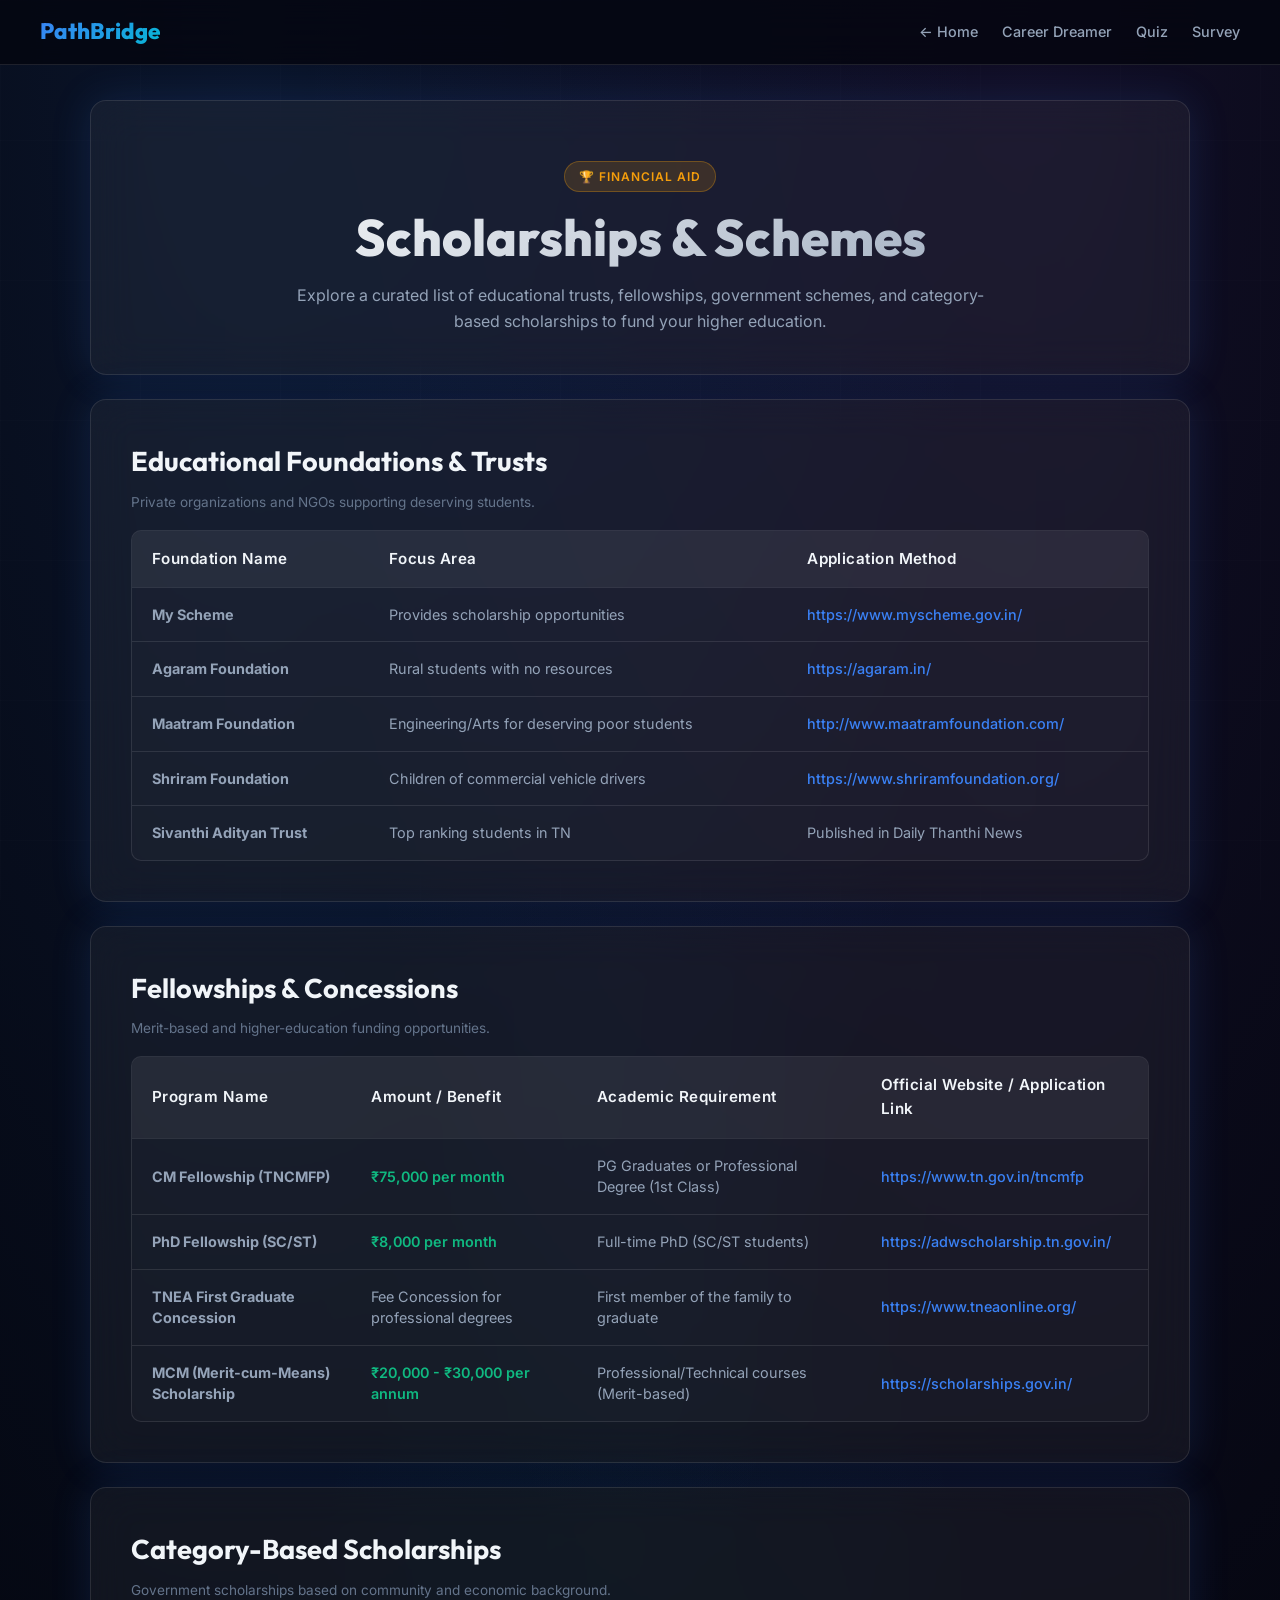
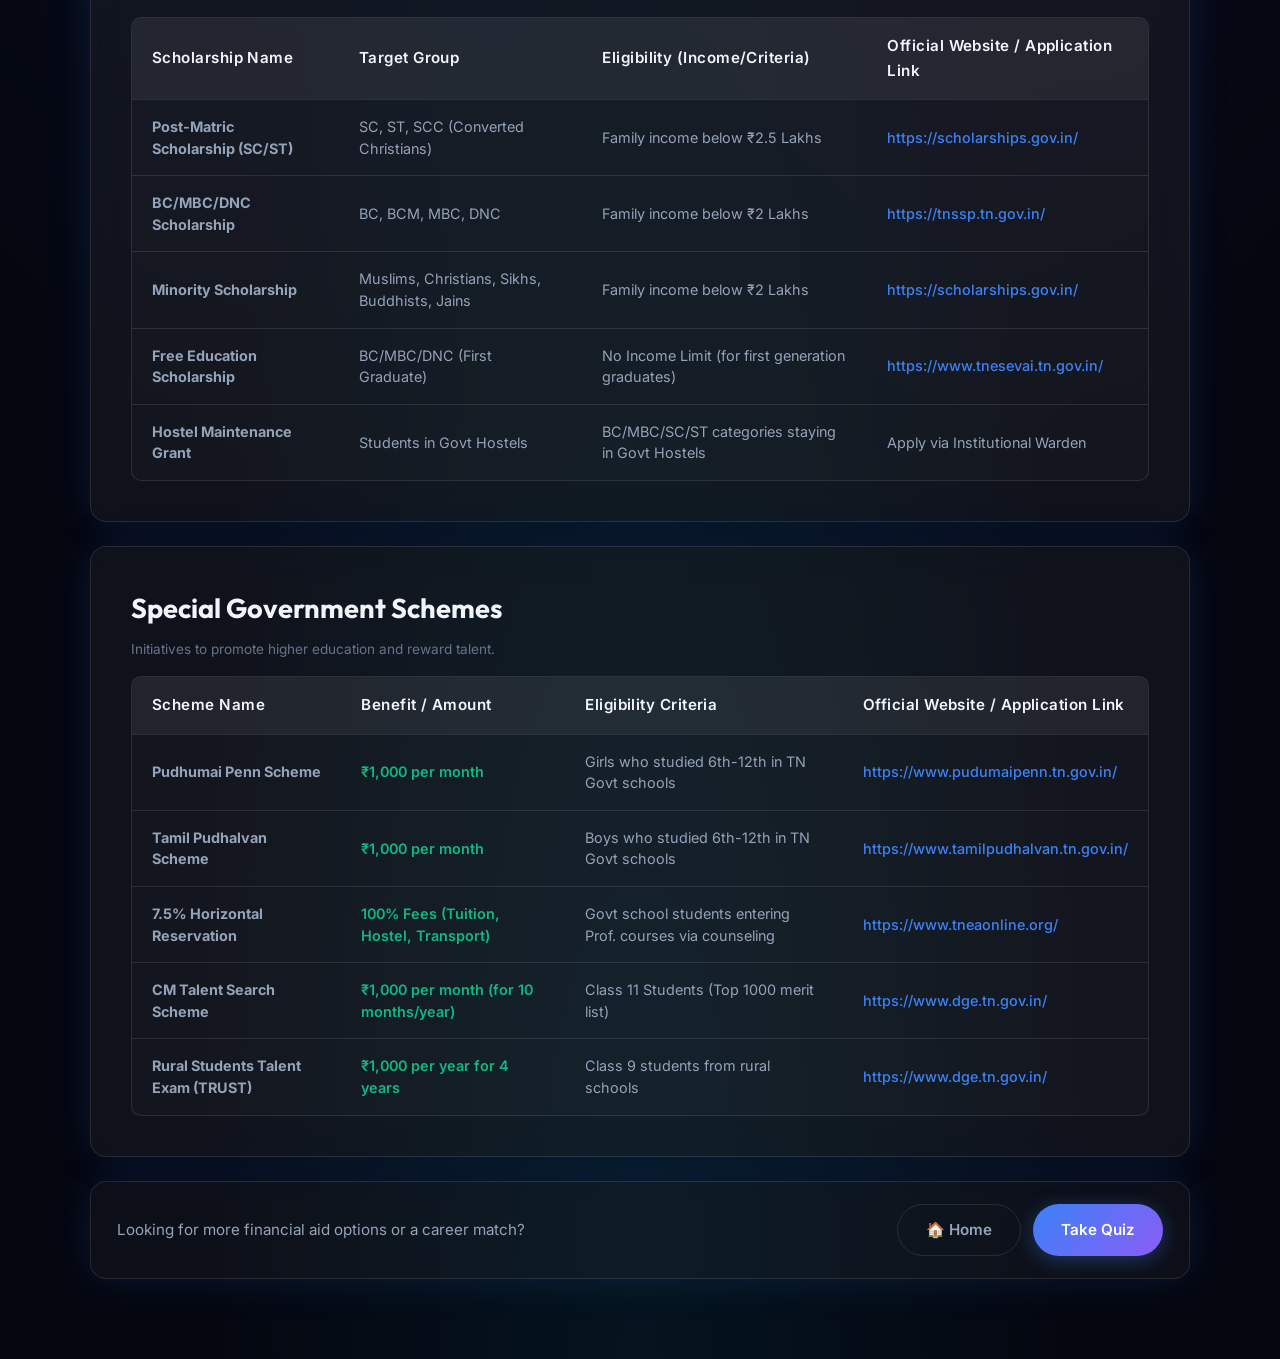
<file: scholarships.html>
<!DOCTYPE html>
<html lang="en">
<head>
  <meta charset="UTF-8" />
  <meta name="viewport" content="width=device-width, initial-scale=1.0" />
  <title>Scholarships & Fellowships – PathBridge</title>
  <meta name="description" content="Discover financial aid, fellowships, and schemes to support your educational journey." />
  <link rel="icon" type="image/png" href="favicon.png" />
  <link rel="stylesheet" href="style.css" />
</head>
<body>

<!-- Navbar -->
<nav class="navbar">
  <a class="navbar-brand" href="index.html">PathBridge</a>
  <div class="navbar-links">
    <a href="index.html">← Home</a>
    <a href="career-dreamer.html">Career Dreamer</a>
    <a href="quiz.html">Quiz</a>
    <a href="survey.html">Survey</a>
  </div>
</nav>

<div class="page-wrap" style="padding-top: 100px;">
  <!-- Header -->
  <div class="card card-wide" style="animation-delay:0.05s; margin-bottom: 24px;">
    <div class="hero-section" style="padding-bottom: 0;">
      <span class="section-badge" style="color: var(--accent-amber); background: rgba(245,158,11,0.15); border-color: rgba(245,158,11,0.3);">🏆 Financial Aid</span>
      <h1 class="page-title">Scholarships & Schemes</h1>
      <p class="subtitle" style="max-width: 700px; margin: 0 auto;">Explore a curated list of educational trusts, fellowships, government schemes, and category-based scholarships to fund your higher education.</p>
    </div>
  </div>

  <!-- Foundations & Trusts -->
  <div class="card card-wide" style="animation-delay:0.1s; margin-bottom: 24px;">
    <h2 class="section-title">Educational Foundations & Trusts</h2>
    <p class="text-muted mt-8">Private organizations and NGOs supporting deserving students.</p>
    
    <div class="table-responsive">
      <table class="custom-table">
        <thead>
          <tr>
            <th>Foundation Name</th>
            <th>Focus Area</th>
            <th>Application Method</th>
          </tr>
        </thead>
        <tbody>
          <tr>
            <td><strong>My Scheme</strong></td>
            <td>Provides scholarship opportunities</td>
            <td><a href="https://www.myscheme.gov.in/" target="_blank">https://www.myscheme.gov.in/</a></td>
          </tr>
          <tr>
            <td><strong>Agaram Foundation</strong></td>
            <td>Rural students with no resources</td>
            <td><a href="https://agaram.in/" target="_blank">https://agaram.in/</a></td>
          </tr>
          <tr>
            <td><strong>Maatram Foundation</strong></td>
            <td>Engineering/Arts for deserving poor students</td>
            <td><a href="http://www.maatramfoundation.com/" target="_blank">http://www.maatramfoundation.com/</a></td>
          </tr>
          <tr>
            <td><strong>Shriram Foundation</strong></td>
            <td>Children of commercial vehicle drivers</td>
            <td><a href="https://www.shriramfoundation.org/" target="_blank">https://www.shriramfoundation.org/</a></td>
          </tr>
          <tr>
            <td><strong>Sivanthi Adityan Trust</strong></td>
            <td>Top ranking students in TN</td>
            <td>Published in Daily Thanthi News</td>
          </tr>
        </tbody>
      </table>
    </div>
  </div>

  <!-- Fellowships & Concessions -->
  <div class="card card-wide" style="animation-delay:0.15s; margin-bottom: 24px;">
    <h2 class="section-title">Fellowships & Concessions</h2>
    <p class="text-muted mt-8">Merit-based and higher-education funding opportunities.</p>
    
    <div class="table-responsive">
      <table class="custom-table">
        <thead>
          <tr>
            <th>Program Name</th>
            <th>Amount / Benefit</th>
            <th>Academic Requirement</th>
            <th>Official Website / Application Link</th>
          </tr>
        </thead>
        <tbody>
          <tr>
            <td><strong>CM Fellowship (TNCMFP)</strong></td>
            <td><span style="color: var(--accent-green); font-weight: 600;">₹75,000 per month</span></td>
            <td>PG Graduates or Professional Degree (1st Class)</td>
            <td><a href="https://www.tn.gov.in/tncmfp" target="_blank">https://www.tn.gov.in/tncmfp</a></td>
          </tr>
          <tr>
            <td><strong>PhD Fellowship (SC/ST)</strong></td>
            <td><span style="color: var(--accent-green); font-weight: 600;">₹8,000 per month</span></td>
            <td>Full-time PhD (SC/ST students)</td>
            <td><a href="https://adwscholarship.tn.gov.in/" target="_blank">https://adwscholarship.tn.gov.in/</a></td>
          </tr>
          <tr>
            <td><strong>TNEA First Graduate Concession</strong></td>
            <td>Fee Concession for professional degrees</td>
            <td>First member of the family to graduate</td>
            <td><a href="https://www.tneaonline.org/" target="_blank">https://www.tneaonline.org/</a></td>
          </tr>
          <tr>
            <td><strong>MCM (Merit-cum-Means) Scholarship</strong></td>
            <td><span style="color: var(--accent-green); font-weight: 600;">₹20,000 - ₹30,000 per annum</span></td>
            <td>Professional/Technical courses (Merit-based)</td>
            <td><a href="https://scholarships.gov.in/" target="_blank">https://scholarships.gov.in/</a></td>
          </tr>
        </tbody>
      </table>
    </div>
  </div>

  <!-- Category Based Scholarships -->
  <div class="card card-wide" style="animation-delay:0.2s; margin-bottom: 24px;">
    <h2 class="section-title">Category-Based Scholarships</h2>
    <p class="text-muted mt-8">Government scholarships based on community and economic background.</p>
    
    <div class="table-responsive">
      <table class="custom-table">
        <thead>
          <tr>
            <th>Scholarship Name</th>
            <th>Target Group</th>
            <th>Eligibility (Income/Criteria)</th>
            <th>Official Website / Application Link</th>
          </tr>
        </thead>
        <tbody>
          <tr>
            <td><strong>Post-Matric Scholarship (SC/ST)</strong></td>
            <td>SC, ST, SCC (Converted Christians)</td>
            <td>Family income below ₹2.5 Lakhs</td>
            <td><a href="https://scholarships.gov.in/" target="_blank">https://scholarships.gov.in/</a></td>
          </tr>
          <tr>
            <td><strong>BC/MBC/DNC Scholarship</strong></td>
            <td>BC, BCM, MBC, DNC</td>
            <td>Family income below ₹2 Lakhs</td>
            <td><a href="https://tnssp.tn.gov.in/" target="_blank">https://tnssp.tn.gov.in/</a></td>
          </tr>
          <tr>
            <td><strong>Minority Scholarship</strong></td>
            <td>Muslims, Christians, Sikhs, Buddhists, Jains</td>
            <td>Family income below ₹2 Lakhs</td>
            <td><a href="https://scholarships.gov.in/" target="_blank">https://scholarships.gov.in/</a></td>
          </tr>
          <tr>
            <td><strong>Free Education Scholarship</strong></td>
            <td>BC/MBC/DNC (First Graduate)</td>
            <td>No Income Limit (for first generation graduates)</td>
            <td><a href="https://www.tnesevai.tn.gov.in/" target="_blank">https://www.tnesevai.tn.gov.in/</a></td>
          </tr>
          <tr>
            <td><strong>Hostel Maintenance Grant</strong></td>
            <td>Students in Govt Hostels</td>
            <td>BC/MBC/SC/ST categories staying in Govt Hostels</td>
            <td>Apply via Institutional Warden</td>
          </tr>
        </tbody>
      </table>
    </div>
  </div>

  <!-- Special Government Schemes -->
  <div class="card card-wide" style="animation-delay:0.25s;">
    <h2 class="section-title">Special Government Schemes</h2>
    <p class="text-muted mt-8">Initiatives to promote higher education and reward talent.</p>
    
    <div class="table-responsive">
      <table class="custom-table">
        <thead>
          <tr>
            <th>Scheme Name</th>
            <th>Benefit / Amount</th>
            <th>Eligibility Criteria</th>
            <th>Official Website / Application Link</th>
          </tr>
        </thead>
        <tbody>
          <tr>
            <td><strong>Pudhumai Penn Scheme</strong></td>
            <td><span style="color: var(--accent-green); font-weight: 600;">₹1,000 per month</span></td>
            <td>Girls who studied 6th-12th in TN Govt schools</td>
            <td><a href="https://www.pudumaipenn.tn.gov.in/" target="_blank">https://www.pudumaipenn.tn.gov.in/</a></td>
          </tr>
          <tr>
            <td><strong>Tamil Pudhalvan Scheme</strong></td>
            <td><span style="color: var(--accent-green); font-weight: 600;">₹1,000 per month</span></td>
            <td>Boys who studied 6th-12th in TN Govt schools</td>
            <td><a href="https://www.tamilpudhalvan.tn.gov.in/" target="_blank">https://www.tamilpudhalvan.tn.gov.in/</a></td>
          </tr>
          <tr>
            <td><strong>7.5% Horizontal Reservation</strong></td>
            <td><span style="color: var(--accent-green); font-weight: 600;">100% Fees (Tuition, Hostel, Transport)</span></td>
            <td>Govt school students entering Prof. courses via counseling</td>
            <td><a href="https://www.tneaonline.org/" target="_blank">https://www.tneaonline.org/</a></td>
          </tr>
          <tr>
            <td><strong>CM Talent Search Scheme</strong></td>
            <td><span style="color: var(--accent-green); font-weight: 600;">₹1,000 per month (for 10 months/year)</span></td>
            <td>Class 11 Students (Top 1000 merit list)</td>
            <td><a href="https://www.dge.tn.gov.in/" target="_blank">https://www.dge.tn.gov.in/</a></td>
          </tr>
          <tr>
            <td><strong>Rural Students Talent Exam (TRUST)</strong></td>
            <td><span style="color: var(--accent-green); font-weight: 600;">₹1,000 per year for 4 years</span></td>
            <td>Class 9 students from rural schools</td>
            <td><a href="https://www.dge.tn.gov.in/" target="_blank">https://www.dge.tn.gov.in/</a></td>
          </tr>
        </tbody>
      </table>
    </div>
  </div>

  <footer class="site-footer">
    <div class="footer-card">
      <p>Looking for more financial aid options or a career match?</p>
      <div class="footer-actions">
        <a href="index.html" class="btn btn-outline">🏠 Home</a>
        <a href="quiz.html" class="btn btn-primary">Take Quiz</a>
      </div>
    </div>
  </footer>
</div>

</body>
</html>
</file>
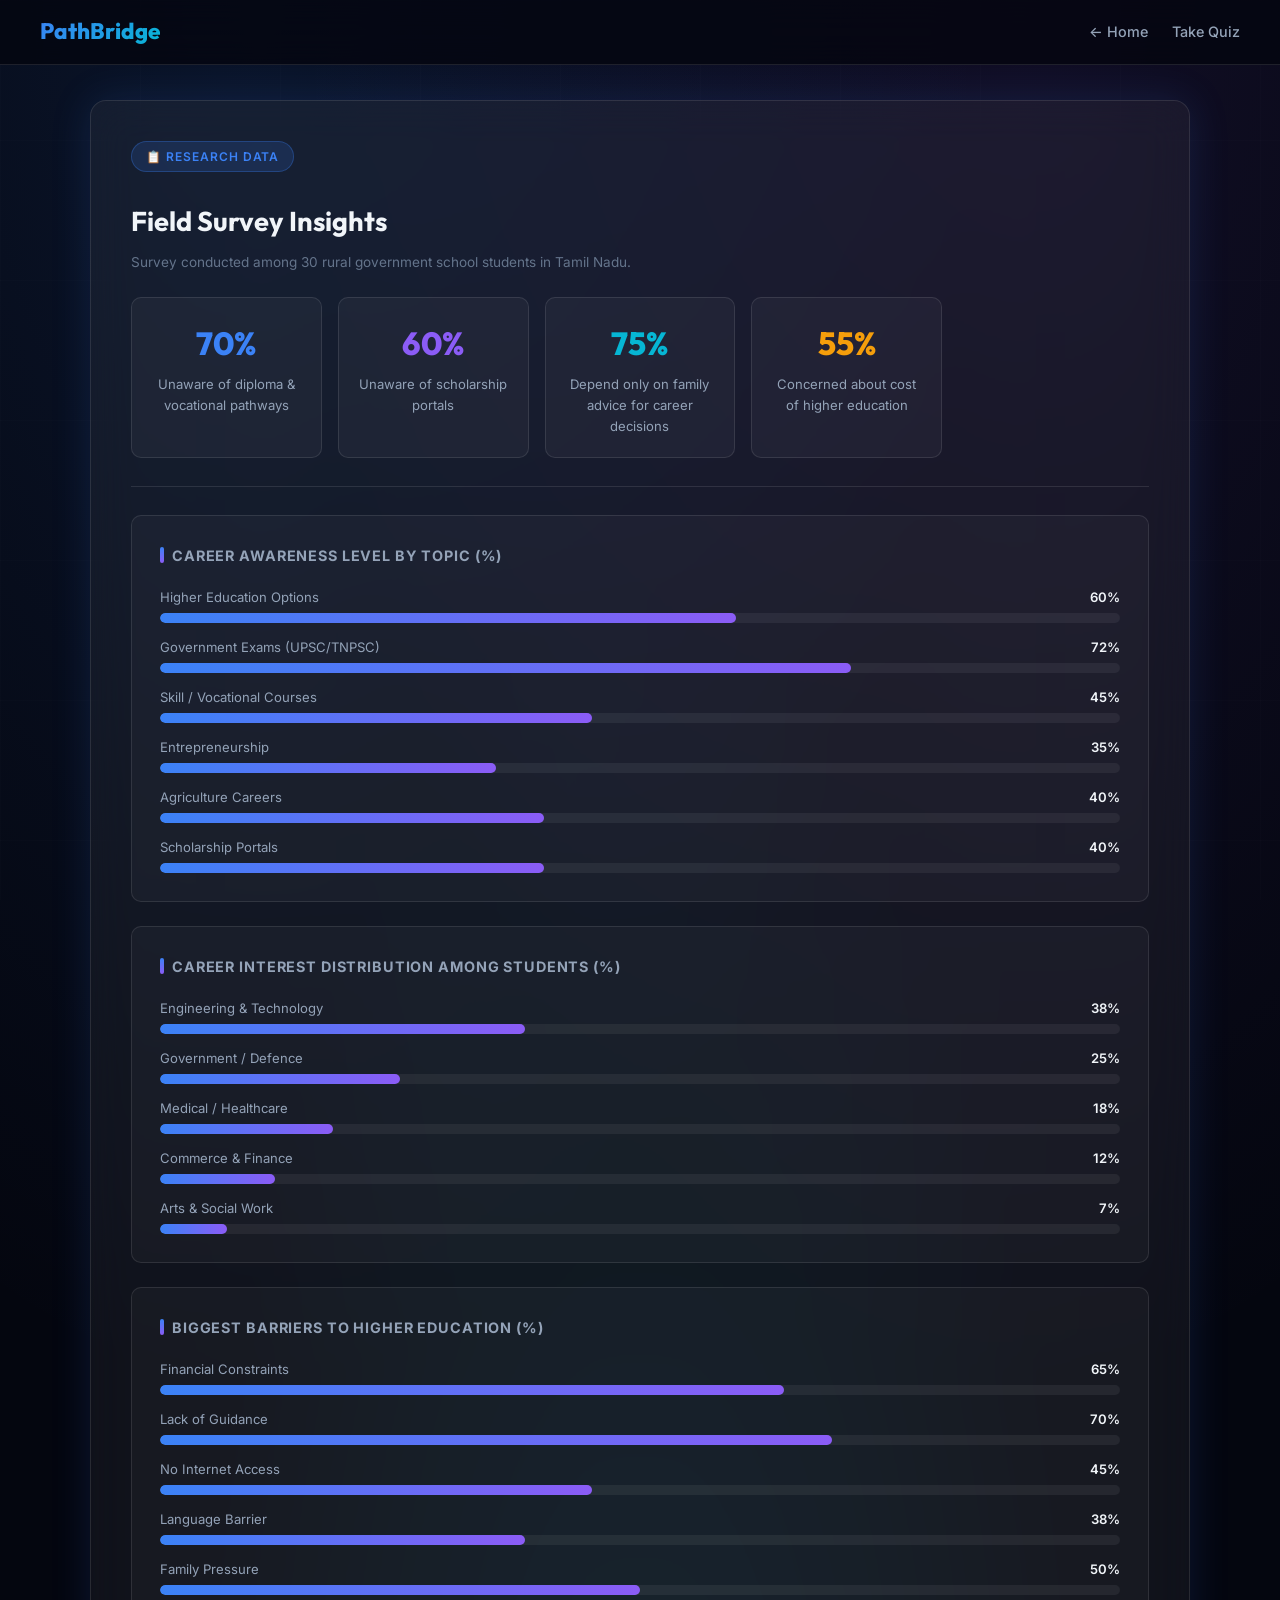
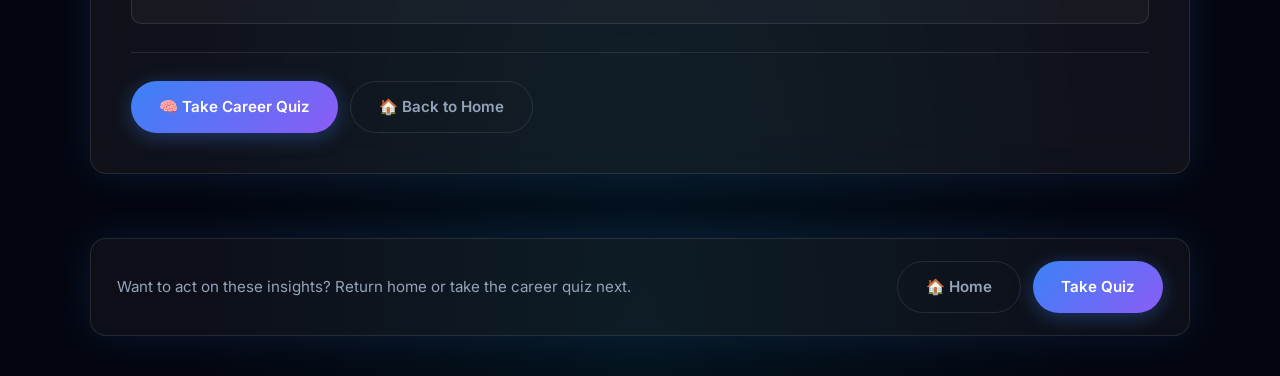
<file: survey.html>
<!DOCTYPE html>
<html lang="en">
<head>
  <meta charset="UTF-8" />
  <meta name="viewport" content="width=device-width, initial-scale=1.0" />
  <title>Survey Insights – PathBridge</title>
  <meta name="description" content="Field survey insights on rural student career awareness conducted by PathBridge." />
  <link rel="icon" type="image/png" href="favicon.png" />
  <link rel="stylesheet" href="style.css" />
</head>
<body>

<nav class="navbar">
  <a class="navbar-brand" href="index.html">PathBridge</a>
  <div class="navbar-links">
    <a href="index.html">← Home</a>
    <a href="quiz.html">Take Quiz</a>
  </div>
</nav>

<div class="page-wrap" style="padding-top: 100px; gap: 24px;">

  <div class="card card-wide" style="animation-delay:0.05s;">
    <span class="section-badge">📋 Research Data</span>
    <h2 class="section-title" style="margin-top:12px;">Field Survey Insights</h2>
    <p class="text-muted">Survey conducted among 30 rural government school students in Tamil Nadu.</p>

    <!-- Stat Cards -->
    <div class="survey-stat-grid mt-24">
      <div class="survey-stat-card">
        <div class="big-num">70%</div>
        <p>Unaware of diploma & vocational pathways</p>
      </div>
      <div class="survey-stat-card">
        <div class="big-num" style="color: var(--accent-purple)">60%</div>
        <p>Unaware of scholarship portals</p>
      </div>
      <div class="survey-stat-card">
        <div class="big-num" style="color: var(--accent-cyan)">75%</div>
        <p>Depend only on family advice for career decisions</p>
      </div>
      <div class="survey-stat-card">
        <div class="big-num" style="color: var(--accent-amber)">55%</div>
        <p>Concerned about cost of higher education</p>
      </div>
    </div>

    <hr class="divider" />

    <!-- Awareness Bar Chart -->
    <div class="chart-container">
      <div class="chart-title">Career Awareness Level by Topic (%)</div>
      <div class="bar-chart" id="awarenessChart"></div>
    </div>

    <!-- Career Interest Chart -->
    <div class="chart-container">
      <div class="chart-title">Career Interest Distribution Among Students (%)</div>
      <div class="bar-chart" id="interestChart"></div>
    </div>

    <!-- Barrier Chart -->
    <div class="chart-container">
      <div class="chart-title">Biggest Barriers to Higher Education (%)</div>
      <div class="bar-chart" id="barrierChart"></div>
    </div>

    <hr class="divider" />

    <div class="gap-12">
      <a href="quiz.html" class="btn btn-primary">🧠 Take Career Quiz</a>
      <a href="index.html" class="btn btn-outline">🏠 Back to Home</a>
    </div>
  </div>
</div>

<script>
function buildBarChart(id, rows) {
  const el = document.getElementById(id);
  if (!el) return;
  el.innerHTML = rows.map(r => `
    <div class="bar-row">
      <div class="bar-label">
        <span>${r.label}</span>
        <span>${r.value}</span>
      </div>
      <div class="bar-track">
        <div class="bar-fill" data-target="${r.pct}%" style="width:0%"></div>
      </div>
    </div>
  `).join('');
}

buildBarChart('awarenessChart', [
  { label: "Higher Education Options", pct: 60, value: "60%" },
  { label: "Government Exams (UPSC/TNPSC)", pct: 72, value: "72%" },
  { label: "Skill / Vocational Courses", pct: 45, value: "45%" },
  { label: "Entrepreneurship", pct: 35, value: "35%" },
  { label: "Agriculture Careers", pct: 40, value: "40%" },
  { label: "Scholarship Portals", pct: 40, value: "40%" },
]);

buildBarChart('interestChart', [
  { label: "Engineering & Technology", pct: 38, value: "38%" },
  { label: "Government / Defence", pct: 25, value: "25%" },
  { label: "Medical / Healthcare",     pct: 18, value: "18%" },
  { label: "Commerce & Finance",       pct: 12, value: "12%" },
  { label: "Arts & Social Work",       pct: 7,  value: "7%"  },
]);

buildBarChart('barrierChart', [
  { label: "Financial Constraints",    pct: 65, value: "65%" },
  { label: "Lack of Guidance",         pct: 70, value: "70%" },
  { label: "No Internet Access",       pct: 45, value: "45%" },
  { label: "Language Barrier",         pct: 38, value: "38%" },
  { label: "Family Pressure",          pct: 50, value: "50%" },
]);

setTimeout(() => {
  document.querySelectorAll('.bar-fill').forEach(el => {
    el.style.width = el.dataset.target;
  });
}, 300);
</script>

  <footer class="site-footer">
    <div class="footer-card">
      <p>Want to act on these insights? Return home or take the career quiz next.</p>
      <div class="footer-actions">
        <a href="index.html" class="btn btn-outline">🏠 Home</a>
        <a href="quiz.html" class="btn btn-primary">Take Quiz</a>
      </div>
    </div>
  </footer>

</body>
</html>
</file>
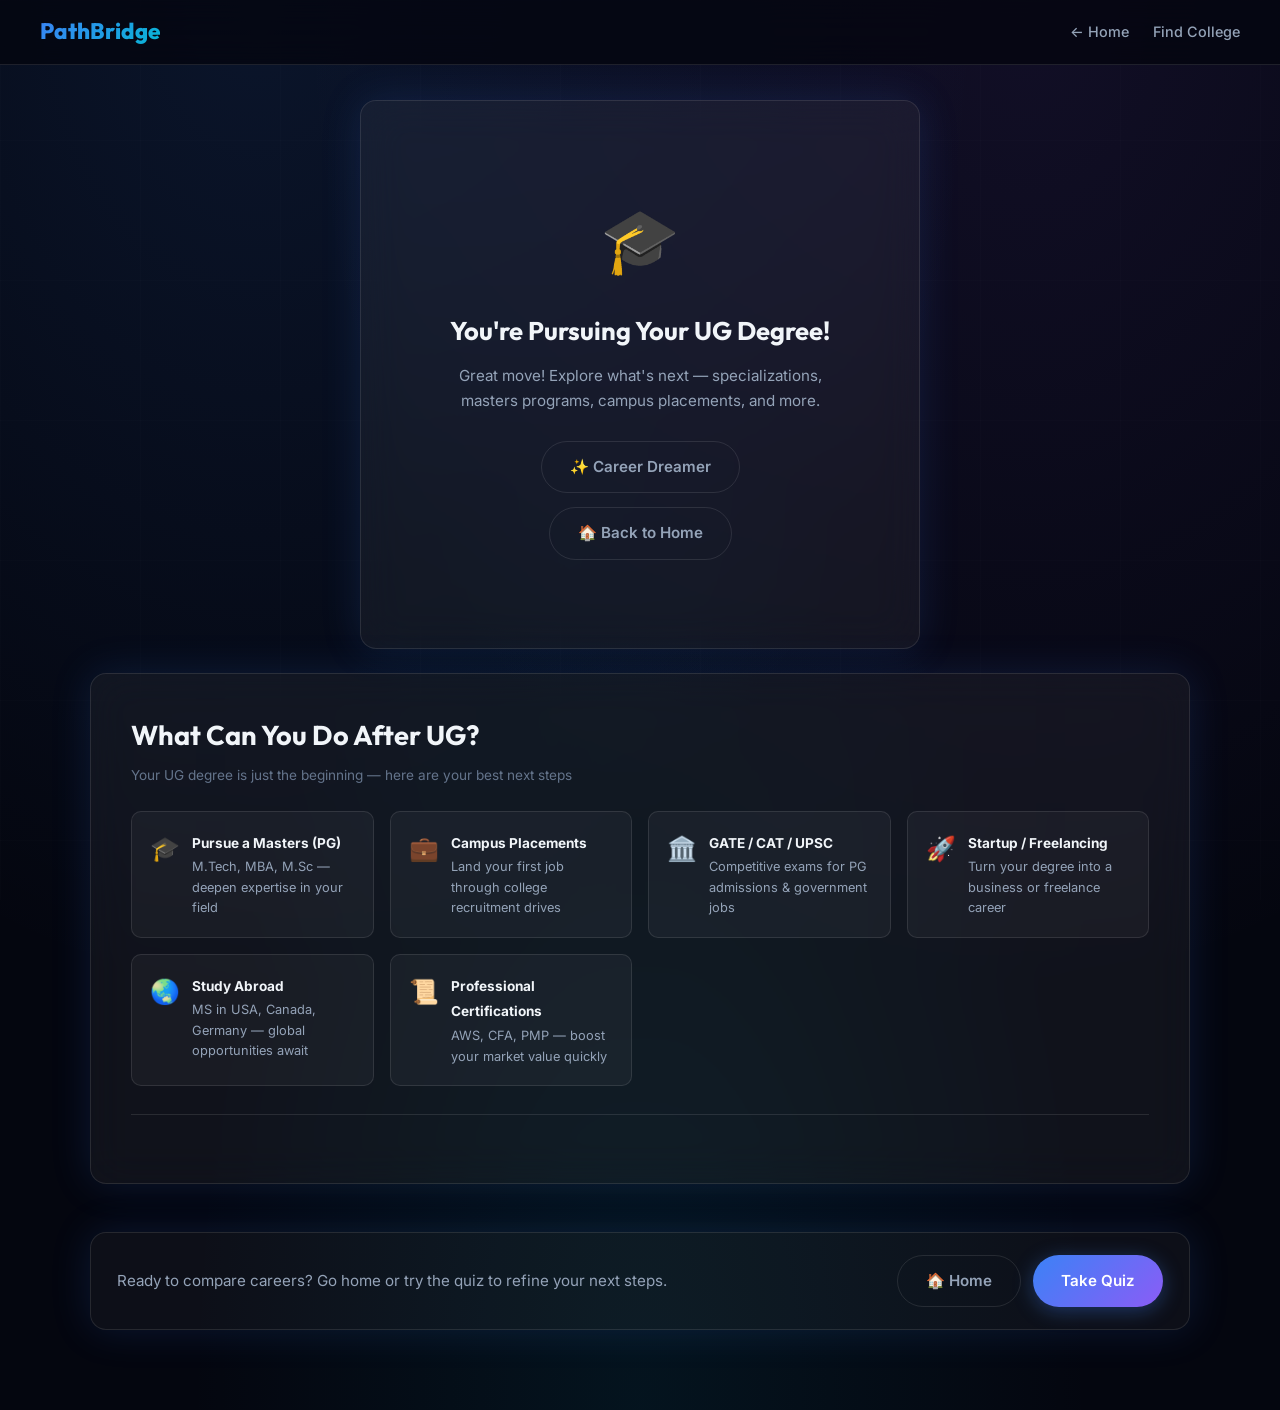
<file: ug.html>
<!DOCTYPE html>
<html lang="en">
<head>
  <meta charset="UTF-8" />
  <meta name="viewport" content="width=device-width, initial-scale=1.0" />
  <title>UG Guidance – PathBridge</title>
  <meta name="description" content="PathBridge guidance for undergraduate students — specializations, higher studies, and career options." />
  <link rel="icon" type="image/png" href="favicon.png" />
  <link rel="stylesheet" href="style.css" />
</head>
<body>

<nav class="navbar">
  <a class="navbar-brand" href="index.html">PathBridge</a>
  <div class="navbar-links">
    <a href="index.html">← Home</a>
    <a href="https://chooseyourcollege.com/home" target="_blank">Find College</a>
  </div>
</nav>

<div class="page-wrap" style="padding-top: 100px; gap: 24px;">

  <div class="card card-sm" style="animation-delay:0.05s;">
    <div class="ug-card">
      <div class="big-icon">🎓</div>
      <h2 class="section-title">You're Pursuing Your UG Degree!</h2>
      <p>Great move! Explore what's next — specializations, masters programs, campus placements, and more.</p>

      <div class="gap-12" style="justify-content: center; flex-direction: column; align-items: center; gap: 14px;">
         <a href="career-dreamer.html" class="btn btn-outline">
          ✨ Career Dreamer
        </a>
        <a href="index.html" class="btn btn-outline">
          🏠 Back to Home
        </a>
      </div>
    </div>
  </div>

  <!-- UG Pathway Cards -->
  <div class="card card-wide" style="animation-delay:0.1s;">
    <h2 class="section-title">What Can You Do After UG?</h2>
    <p class="text-muted mt-8" style="margin-bottom: 24px;">Your UG degree is just the beginning — here are your best next steps</p>

    <div class="feature-row">
      <div class="feature-chip">
        <span class="fi">🎓</span>
        <div>
          <strong>Pursue a Masters (PG)</strong>
          <p>M.Tech, MBA, M.Sc — deepen expertise in your field</p>
        </div>
      </div>
      <div class="feature-chip">
        <span class="fi">💼</span>
        <div>
          <strong>Campus Placements</strong>
          <p>Land your first job through college recruitment drives</p>
        </div>
      </div>
      <div class="feature-chip">
        <span class="fi">🏛️</span>
        <div>
          <strong>GATE / CAT / UPSC</strong>
          <p>Competitive exams for PG admissions & government jobs</p>
        </div>
      </div>
      <div class="feature-chip">
        <span class="fi">🚀</span>
        <div>
          <strong>Startup / Freelancing</strong>
          <p>Turn your degree into a business or freelance career</p>
        </div>
      </div>
      <div class="feature-chip">
        <span class="fi">🌏</span>
        <div>
          <strong>Study Abroad</strong>
          <p>MS in USA, Canada, Germany — global opportunities await</p>
        </div>
      </div>
      <div class="feature-chip">
        <span class="fi">📜</span>
        <div>
          <strong>Professional Certifications</strong>
          <p>AWS, CFA, PMP — boost your market value quickly</p>
        </div>
      </div>
    </div>

    <hr class="divider" />


  </div>

  <footer class="site-footer">
    <div class="footer-card">
      <p>Ready to compare careers? Go home or try the quiz to refine your next steps.</p>
      <div class="footer-actions">
        <a href="index.html" class="btn btn-outline">🏠 Home</a>
        <a href="quiz.html" class="btn btn-primary">Take Quiz</a>
      </div>
    </div>
  </footer>

</div>

</body>
</html>
</file>
<file: style.css>
/* ===== Google Fonts ===== */
@import url('https://fonts.googleapis.com/css2?family=Inter:wght@300;400;500;600;700;800&family=Outfit:wght@400;600;700;800&display=swap');

/* ===== CSS Variables ===== */
:root {
  --bg-deep: #04060f;
  --bg-card: rgba(255,255,255,0.05);
  --bg-card-hover: rgba(255,255,255,0.09);
  --accent-blue: #3b82f6;
  --accent-cyan: #06b6d4;
  --accent-purple: #8b5cf6;
  --accent-green: #10b981;
  --accent-amber: #f59e0b;
  --text-primary: #f1f5f9;
  --text-secondary: #94a3b8;
  --text-muted: #64748b;
  --border: rgba(255,255,255,0.1);
  --shadow-glow: 0 0 40px rgba(59,130,246,0.15);
  --radius: 16px;
  --radius-sm: 10px;
}

/* ===== Reset ===== */
*, *::before, *::after { box-sizing: border-box; margin: 0; padding: 0; }

html { scroll-behavior: smooth; }

body {
  position: relative;
  font-family: 'Inter', sans-serif;
  background: var(--bg-deep);
  color: var(--text-primary);
  min-height: 100vh;
  line-height: 1.6;
  background-image:
    radial-gradient(ellipse at 20% 0%, rgba(59,130,246,0.12) 0%, transparent 50%),
    radial-gradient(ellipse at 80% 0%, rgba(139,92,246,0.1) 0%, transparent 50%),
    radial-gradient(ellipse at 50% 100%, rgba(6,182,212,0.08) 0%, transparent 50%);
}

body::before {
  content: '';
  position: fixed;
  inset: 0;
  z-index: -1;
  pointer-events: none;
  background-image:
    linear-gradient(rgba(255,255,255,0.08) 1px, transparent 1px),
    linear-gradient(90deg, rgba(255,255,255,0.08) 1px, transparent 1px);
  background-size: 140px 140px;
  opacity: 0.18;
}

/* ===== Page Wrapper ===== */
.page-wrap {
  display: flex;
  flex-direction: column;
  align-items: center;
  justify-content: center;
  min-height: 100vh;
  padding: 40px 20px;
}

.site-footer {
  width: 100%;
  padding: 24px 20px 40px;
  display: flex;
  justify-content: center;
}

.site-footer .footer-card {
  width: 100%;
  max-width: 1100px;
  background: rgba(255,255,255,0.04);
  border: 1px solid var(--border);
  border-radius: var(--radius);
  padding: 22px 26px;
  display: flex;
  align-items: center;
  justify-content: space-between;
  gap: 18px;
  box-shadow: var(--shadow-glow);
}

.site-footer p {
  color: var(--text-secondary);
  margin: 0;
  font-size: 0.95rem;
}

.footer-actions {
  display: flex;
  flex-wrap: wrap;
  gap: 12px;
  justify-content: flex-end;
}

@media (max-width: 860px) {
  .site-footer .footer-card {
    flex-direction: column;
    align-items: flex-start;
  }
  .footer-actions {
    justify-content: flex-start;
    width: 100%;
  }
}

/* ===== Navbar ===== */
.navbar {
  position: fixed;
  top: 0; left: 0; right: 0;
  z-index: 100;
  display: flex;
  align-items: center;
  justify-content: space-between;
  padding: 14px 40px;
  background: rgba(4,6,15,0.8);
  backdrop-filter: blur(20px);
  border-bottom: 1px solid var(--border);
}
.navbar-brand {
  font-family: 'Outfit', sans-serif;
  font-size: 1.4rem;
  font-weight: 800;
  background: linear-gradient(135deg, var(--accent-blue), var(--accent-cyan));
  -webkit-background-clip: text;
  -webkit-text-fill-color: transparent;
  text-decoration: none;
}
.navbar-links { display: flex; gap: 24px; }
.navbar-links a {
  color: var(--text-secondary);
  text-decoration: none;
  font-size: 0.9rem;
  font-weight: 500;
  transition: color 0.2s;
}
.navbar-links a:hover { color: var(--text-primary); }

/* ===== Glass Card ===== */
.card {
  background: var(--bg-card);
  border: 1px solid var(--border);
  border-radius: var(--radius);
  backdrop-filter: blur(20px);
  padding: 40px;
  width: 100%;
  max-width: 780px;
  box-shadow: var(--shadow-glow);
  animation: fadeUp 0.5s ease both;
}

.card-wide { max-width: 1100px; }
.card-sm { max-width: 560px; }

@keyframes fadeUp {
  from { opacity: 0; transform: translateY(24px); }
  to   { opacity: 1; transform: translateY(0); }
}

/* ===== Section Title ===== */
.section-badge {
  display: inline-block;
  background: rgba(59,130,246,0.15);
  border: 1px solid rgba(59,130,246,0.3);
  color: var(--accent-blue);
  font-size: 0.75rem;
  font-weight: 600;
  letter-spacing: 0.08em;
  text-transform: uppercase;
  padding: 5px 14px;
  border-radius: 999px;
  margin-bottom: 16px;
}

h1.page-title {
  font-family: 'Outfit', sans-serif;
  font-size: clamp(2rem, 5vw, 3.2rem);
  font-weight: 800;
  line-height: 1.15;
  background: linear-gradient(135deg, #ffffff 0%, #94a3b8 100%);
  -webkit-background-clip: text;
  -webkit-text-fill-color: transparent;
  margin-bottom: 16px;
}

h2.section-title {
  font-family: 'Outfit', sans-serif;
  font-size: 1.7rem;
  font-weight: 700;
  color: var(--text-primary);
  margin-bottom: 8px;
}

p.subtitle {
  color: var(--text-secondary);
  font-size: 1rem;
  max-width: 520px;
}

/* ===== Buttons ===== */
.btn {
  display: inline-flex;
  align-items: center;
  gap: 8px;
  padding: 13px 28px;
  border-radius: 999px;
  font-size: 0.95rem;
  font-weight: 600;
  cursor: pointer;
  border: none;
  transition: all 0.25s ease;
  text-decoration: none;
}
.btn-primary {
  background: linear-gradient(135deg, var(--accent-blue), var(--accent-purple));
  color: #fff;
  box-shadow: 0 4px 20px rgba(59,130,246,0.35);
}
.btn-primary:hover {
  transform: translateY(-2px);
  box-shadow: 0 8px 30px rgba(59,130,246,0.5);
}
.btn-outline {
  background: transparent;
  border: 1px solid var(--border);
  color: var(--text-secondary);
}
.btn-outline:hover {
  border-color: var(--accent-blue);
  color: var(--accent-blue);
  transform: translateY(-2px);
}
.btn-green {
  background: linear-gradient(135deg, var(--accent-green), #059669);
  color: #fff;
  box-shadow: 0 4px 20px rgba(16,185,129,0.3);
}
.btn-green:hover { transform: translateY(-2px); box-shadow: 0 8px 28px rgba(16,185,129,0.45); }

.btn-lg { padding: 16px 36px; font-size: 1.05rem; }
.btn-full { width: 100%; justify-content: center; }

/* ===== Gate / Option Cards ===== */
.gate-options {
  display: grid;
  grid-template-columns: repeat(auto-fit, minmax(240px, 1fr));
  gap: 20px;
  margin-top: 36px;
}
@media (max-width: 760px) { .gate-options { grid-template-columns: 1fr; } }

.gate-option {
  background: var(--bg-card);
  border: 2px solid var(--border);
  border-radius: var(--radius);
  padding: 32px 24px;
  text-align: center;
  cursor: pointer;
  transition: all 0.3s ease;
  position: relative;
  overflow: hidden;
  text-decoration: none;
  display: flex;
  flex-direction: column;
  align-items: center;
  gap: 12px;
}
.gate-option::before {
  content: '';
  position: absolute;
  inset: 0;
  opacity: 0;
  transition: opacity 0.3s;
}
.gate-option.blue::before  { background: radial-gradient(ellipse at 50% 0%, rgba(59,130,246,0.15), transparent 70%); }
.gate-option.purple::before { background: radial-gradient(ellipse at 50% 0%, rgba(139,92,246,0.15), transparent 70%); }
.gate-option.green::before  { background: radial-gradient(ellipse at 50% 0%, rgba(16,185,129,0.15), transparent 70%); }
.gate-option.amber::before  { background: radial-gradient(ellipse at 50% 0%, rgba(245,158,11,0.15), transparent 70%); }

.gate-option:hover {
  border-color: var(--accent-blue);
  transform: translateY(-4px);
  box-shadow: 0 12px 40px rgba(59,130,246,0.2);
}
.gate-option.purple:hover { border-color: var(--accent-purple); box-shadow: 0 12px 40px rgba(139,92,246,0.2); }
.gate-option.green:hover { border-color: var(--accent-green); box-shadow: 0 12px 40px rgba(16,185,129,0.2); }
.gate-option.amber:hover { border-color: var(--accent-amber); box-shadow: 0 12px 40px rgba(245,158,11,0.2); }
.gate-option:hover::before { opacity: 1; }

.gate-option .icon {
  font-size: 2.8rem;
  margin-bottom: 4px;
}
.gate-option .opt-title {
  font-family: 'Outfit', sans-serif;
  font-size: 1.15rem;
  font-weight: 700;
  color: var(--text-primary);
}
.gate-option .opt-desc {
  font-size: 0.85rem;
  color: var(--text-secondary);
  line-height: 1.5;
}

/* ===== Quiz Styles ===== */
.quiz-header {
  text-align: center;
  margin-bottom: 36px;
}
.progress-bar-wrap {
  background: rgba(255,255,255,0.08);
  border-radius: 999px;
  height: 6px;
  margin: 16px 0 32px;
  overflow: hidden;
}
.progress-bar-fill {
  height: 100%;
  border-radius: 999px;
  background: linear-gradient(90deg, var(--accent-blue), var(--accent-purple));
  transition: width 0.4s ease;
}

.question-block {
  margin-bottom: 28px;
  animation: fadeUp 0.4s ease both;
}
.question-block label {
  display: block;
  font-weight: 600;
  font-size: 0.95rem;
  color: var(--text-primary);
  margin-bottom: 12px;
}
.question-block label .q-num {
  display: inline-flex;
  align-items: center;
  justify-content: center;
  width: 26px; height: 26px;
  background: linear-gradient(135deg, var(--accent-blue), var(--accent-purple));
  border-radius: 50%;
  font-size: 0.75rem;
  font-weight: 700;
  margin-right: 8px;
  flex-shrink: 0;
}

.radio-group { display: flex; flex-direction: column; gap: 10px; }
.radio-option {
  display: flex;
  align-items: center;
  gap: 12px;
  padding: 13px 18px;
  background: rgba(255,255,255,0.04);
  border: 1px solid var(--border);
  border-radius: var(--radius-sm);
  cursor: pointer;
  transition: all 0.2s;
  color: var(--text-secondary);
  font-size: 0.9rem;
}
.radio-option:hover {
  border-color: var(--accent-blue);
  background: rgba(59,130,246,0.08);
  color: var(--text-primary);
}
.radio-option input[type="radio"] { accent-color: var(--accent-blue); width: 16px; height: 16px; }
.radio-option.selected {
  border-color: var(--accent-blue);
  background: rgba(59,130,246,0.12);
  color: var(--text-primary);
}

/* ===== Result / Analytics Styles ===== */
.result-hero {
  text-align: center;
  padding: 20px 0 32px;
}
.result-hero .score-ring {
  width: 110px; height: 110px;
  border-radius: 50%;
  background: conic-gradient(var(--accent-blue) var(--pct, 70%), rgba(255,255,255,0.08) 0);
  display: flex;
  align-items: center;
  justify-content: center;
  margin: 0 auto 20px;
  position: relative;
}
.result-hero .score-ring::after {
  content: attr(data-label);
  position: absolute;
  font-family: 'Outfit', sans-serif;
  font-size: 1.3rem;
  font-weight: 800;
  color: var(--text-primary);
  background: var(--bg-deep);
  width: 80px; height: 80px;
  border-radius: 50%;
  display: flex;
  align-items: center;
  justify-content: center;
}

.tab-row {
  display: flex;
  gap: 8px;
  margin-bottom: 28px;
  border-bottom: 1px solid var(--border);
  padding-bottom: 0;
}
.tab-btn {
  padding: 10px 20px;
  background: transparent;
  border: none;
  border-bottom: 2px solid transparent;
  color: var(--text-muted);
  font-size: 0.88rem;
  font-weight: 600;
  cursor: pointer;
  transition: all 0.2s;
  margin-bottom: -1px;
}
.tab-btn.active {
  color: var(--accent-blue);
  border-bottom-color: var(--accent-blue);
}
.tab-pane { display: none; }
.tab-pane.active { display: block; animation: fadeUp 0.35s ease both; }

/* Career Cards Grid */
.career-grid {
  display: grid;
  grid-template-columns: repeat(auto-fill, minmax(220px, 1fr));
  gap: 16px;
  margin-top: 4px;
}
.career-card {
  background: rgba(255,255,255,0.04);
  border: 1px solid var(--border);
  border-radius: var(--radius-sm);
  padding: 20px;
  transition: all 0.25s;
  position: relative;
  overflow: hidden;
}
.career-card::before {
  content: '';
  position: absolute;
  top: 0; left: 0; right: 0;
  height: 3px;
  background: linear-gradient(90deg, var(--accent-blue), var(--accent-purple));
  opacity: 0;
  transition: opacity 0.25s;
}
.career-card:hover {
  transform: translateY(-4px);
  border-color: rgba(59,130,246,0.3);
  box-shadow: 0 8px 28px rgba(59,130,246,0.12);
}
.career-card:hover::before { opacity: 1; }
.career-card h4 {
  font-size: 0.95rem;
  font-weight: 700;
  color: var(--text-primary);
  margin-bottom: 6px;
}
.career-card .salary-tag {
  font-size: 0.8rem;
  color: var(--accent-green);
  font-weight: 600;
}
.career-card .field-tag {
  display: inline-block;
  font-size: 0.7rem;
  padding: 3px 10px;
  border-radius: 999px;
  background: rgba(59,130,246,0.15);
  color: var(--accent-blue);
  font-weight: 600;
  margin-top: 10px;
  text-transform: uppercase;
  letter-spacing: 0.05em;
}

/* Course Options Grid */
.course-grid {
  display: grid;
  grid-template-columns: repeat(auto-fill, minmax(240px, 1fr));
  gap: 16px;
  margin-top: 4px;
}
.course-card {
  background: rgba(255,255,255,0.04);
  border: 1px solid var(--border);
  border-radius: var(--radius-sm);
  padding: 22px;
  transition: all 0.25s;
  cursor: pointer;
  position: relative;
}
.course-card:hover {
  transform: translateY(-4px);
  border-color: rgba(139,92,246,0.4);
  box-shadow: 0 8px 28px rgba(139,92,246,0.12);
}
.course-card .course-icon { font-size: 2rem; margin-bottom: 10px; }
.course-card h4 { font-size: 0.95rem; font-weight: 700; color: var(--text-primary); margin-bottom: 6px; }
.course-card p { font-size: 0.8rem; color: var(--text-secondary); line-height: 1.5; }
.course-card .duration {
  margin-top: 12px;
  font-size: 0.75rem;
  color: var(--accent-amber);
  font-weight: 600;
}

.cert-filter-btn {
  border: 1px solid var(--border);
  background: rgba(255,255,255,0.05);
  color: var(--text-secondary);
  padding: 10px 16px;
  border-radius: 999px;
  cursor: pointer;
  transition: all 0.2s ease;
  font-size: 0.85rem;
  font-weight: 600;
}
.cert-filter-btn:hover,
.cert-filter-btn.active {
  background: rgba(59,130,246,0.14);
  border-color: rgba(59,130,246,0.4);
  color: var(--accent-blue);
  transform: translateY(-1px);
}

.certification-grid {
  display: grid;
  grid-template-columns: repeat(auto-fill, minmax(310px, 1fr));
  gap: 18px;
  margin-top: 10px;
}

.cert-card {
  background: rgba(255,255,255,0.05);
  border: 1px solid var(--border);
  border-radius: var(--radius-sm);
  padding: 24px;
  display: flex;
  flex-direction: column;
  gap: 18px;
  transition: transform 0.25s ease, border-color 0.25s ease, box-shadow 0.25s ease;
}
.cert-card:hover {
  transform: translateY(-4px);
  border-color: rgba(59,130,246,0.35);
  box-shadow: 0 18px 40px rgba(59,130,246,0.12);
}
.cert-card h4 {
  margin: 0;
  font-size: 1rem;
  color: var(--text-primary);
}
.cert-card p {
  margin: 0;
  color: var(--text-secondary);
  font-size: 0.9rem;
  line-height: 1.6;
}
.cert-card .cert-meta {
  display: grid;
  grid-template-columns: auto 1fr;
  gap: 12px;
  align-items: start;
}
.cert-card .cert-meta span {
  font-size: 0.8rem;
  color: var(--text-secondary);
}
.cert-card .cert-footer {
  display: flex;
  justify-content: space-between;
  align-items: center;
  gap: 10px;
  flex-wrap: wrap;
}
.cert-card .cert-footer .price-tag {
  font-size: 1rem;
  font-weight: 700;
  color: var(--text-primary);
}
.cert-card .cert-footer .platform-chip {
  padding: 6px 12px;
  border-radius: 999px;
  background: rgba(255,255,255,0.06);
  color: var(--text-secondary);
  font-size: 0.78rem;
  font-weight: 700;
}
.cert-card a.btn-sm {
  white-space: nowrap;
}

#costEstimatorList {
  display: grid;
  gap: 12px;
}
#costEstimatorList .estimator-item {
  padding: 16px 18px;
  background: rgba(255,255,255,0.04);
  border: 1px solid var(--border);
  border-radius: var(--radius-sm);
  display: flex;
  justify-content: space-between;
  align-items: center;
  gap: 12px;
}
#costEstimatorList .estimator-item strong {
  color: var(--text-primary);
}
#costTotal {
  font-size: 1.75rem;
  letter-spacing: -0.02em;
}

.platform-comparison table {
  width: 100%;
  border-collapse: collapse;
}
.platform-comparison th,
.platform-comparison td {
  padding: 14px 12px;
  text-align: left;
  border-bottom: 1px solid rgba(255,255,255,0.08);
}
.platform-comparison th {
  color: var(--text-secondary);
  font-size: 0.78rem;
  letter-spacing: 0.08em;
  text-transform: uppercase;
}
.platform-comparison td {
  color: var(--text-primary);
  font-size: 0.92rem;
}
.platform-comparison tbody tr:nth-child(even) {
  background: rgba(255,255,255,0.02);
}

.platform-comparison .platform-name {
  font-weight: 700;
}

/* Analytics Charts */
.analytics-section { margin-top: 8px; }
.chart-container {
  background: rgba(255,255,255,0.03);
  border: 1px solid var(--border);
  border-radius: var(--radius-sm);
  padding: 28px;
  margin-bottom: 24px;
}
.chart-title {
  font-size: 0.9rem;
  font-weight: 700;
  color: var(--text-secondary);
  text-transform: uppercase;
  letter-spacing: 0.06em;
  margin-bottom: 20px;
  display: flex;
  align-items: center;
  gap: 8px;
}
.analytics-tip {
  margin-top: 16px;
  padding: 16px 18px;
  border-radius: var(--radius-sm);
  background: rgba(59,130,246,0.08);
  border: 1px solid rgba(59,130,246,0.18);
  color: var(--text-primary);
  font-size: 0.95rem;
  line-height: 1.6;
}
.career-actions {
  display: flex;
  flex-wrap: wrap;
  gap: 10px;
  margin-top: 18px;
}
.modal-overlay {
  position: fixed;
  inset: 0;
  background: rgba(4,6,15,0.85);
  display: flex;
  align-items: center;
  justify-content: center;
  z-index: 200;
  padding: 24px;
}
.modal-overlay[hidden] {
  display: none !important;
}
.modal-card {
  width: min(100%, 860px);
  max-height: min(100vh, 92vh);
  overflow-y: auto;
  background: rgba(10,14,24,0.98);
  border: 1px solid rgba(255,255,255,0.12);
  border-radius: var(--radius);
  padding: 28px;
  box-shadow: var(--shadow-glow);
}
.modal-header {
  display: flex;
  gap: 16px;
  justify-content: space-between;
  align-items: flex-start;
  margin-bottom: 18px;
}
.modal-header h3 {
  margin: 0;
  font-size: 1.35rem;
}
.modal-header p {
  margin: 6px 0 0;
  color: var(--text-secondary);
  font-size: 0.9rem;
  line-height: 1.5;
}
.modal-close {
  background: transparent;
  color: var(--text-secondary);
  border: none;
  font-size: 1.8rem;
  cursor: pointer;
  line-height: 1;
}
.modal-close:hover { color: var(--text-primary); }
.modal-body {
  margin-top: 14px;
}
.modal-intro {
  color: var(--text-secondary);
  margin-bottom: 18px;
}
.salary-graph {
  background: rgba(255,255,255,0.03);
  border: 1px solid var(--border);
  border-radius: var(--radius-sm);
  padding: 18px;
  margin-bottom: 20px;
}
.roadmap-section {
  background: rgba(255,255,255,0.03);
  border: 1px solid var(--border);
  border-radius: var(--radius-sm);
  padding: 20px;
}
.roadmap-list {
  list-style: none;
  padding-left: 0;
  margin: 0;
  display: grid;
  gap: 12px;
}
.roadmap-step {
  display: grid;
  gap: 6px;
  padding: 16px;
  border-radius: var(--radius-sm);
  background: rgba(255,255,255,0.04);
  border: 1px solid rgba(255,255,255,0.08);
}
.roadmap-step strong {
  color: var(--text-primary);
}
.action-row {
  display: flex;
  flex-wrap: wrap;
  gap: 10px;
  margin-top: 16px;
}
.empty-state {
  color: var(--text-secondary);
  text-align: center;
  padding: 28px 0;
}
.chart-title::before {
  content: '';
  display: inline-block;
  width: 4px; height: 16px;
  border-radius: 2px;
  background: linear-gradient(180deg, var(--accent-blue), var(--accent-purple));
}

/* Bar chart */
.bar-chart { display: flex; flex-direction: column; gap: 14px; }
.bar-row { display: flex; flex-direction: column; gap: 5px; }
.bar-label {
  display: flex;
  justify-content: space-between;
  font-size: 0.82rem;
  color: var(--text-secondary);
}
.bar-label span:last-child { color: var(--text-primary); font-weight: 600; }
.bar-track {
  height: 10px;
  background: rgba(255,255,255,0.06);
  border-radius: 999px;
  overflow: hidden;
}
.bar-fill {
  height: 100%;
  border-radius: 999px;
  background: linear-gradient(90deg, var(--accent-blue), var(--accent-purple));
  transition: width 1.2s cubic-bezier(0.25, 1, 0.5, 1);
  width: 0;
}

/* College CTA */
.college-cta {
  background: linear-gradient(135deg, rgba(59,130,246,0.12), rgba(139,92,246,0.08));
  border: 1px solid rgba(59,130,246,0.25);
  border-radius: var(--radius);
  padding: 32px;
  text-align: center;
  margin-top: 24px;
}
.college-cta .cta-logo {
  font-family: 'Outfit', sans-serif;
  font-size: 1.4rem;
  font-weight: 800;
  color: var(--accent-blue);
  margin-bottom: 10px;
}
.college-cta p { color: var(--text-secondary); font-size: 0.9rem; margin-bottom: 20px; }
.college-stats {
  display: flex;
  justify-content: center;
  gap: 40px;
  margin-bottom: 24px;
  flex-wrap: wrap;
}
.stat-item { text-align: center; }
.stat-item .num {
  font-family: 'Outfit', sans-serif;
  font-size: 1.6rem;
  font-weight: 800;
  color: var(--text-primary);
}
.stat-item .stat-label { font-size: 0.75rem; color: var(--text-muted); }

/* ===== UG Placeholder ===== */
.ug-card {
  text-align: center;
  padding: 48px 32px;
}
.ug-card .big-icon { font-size: 4rem; margin-bottom: 20px; }
.ug-card h2 { font-family: 'Outfit', sans-serif; font-size: 1.6rem; font-weight: 700; margin-bottom: 12px; }
.ug-card p { color: var(--text-secondary); font-size: 0.95rem; max-width: 400px; margin: 0 auto 28px; }

/* ===== Survey page ===== */
.survey-stat-grid {
  display: grid;
  grid-template-columns: repeat(auto-fill, minmax(180px, 1fr));
  gap: 16px;
  margin-top: 20px;
}
.survey-stat-card {
  background: rgba(255,255,255,0.04);
  border: 1px solid var(--border);
  border-radius: var(--radius-sm);
  padding: 20px;
  text-align: center;
}
.survey-stat-card .big-num {
  font-family: 'Outfit', sans-serif;
  font-size: 2rem;
  font-weight: 800;
  color: var(--accent-blue);
}
.survey-stat-card p { font-size: 0.82rem; color: var(--text-secondary); margin-top: 4px; }

/* ===== Hero page specific ===== */
.hero-section { text-align: center; padding: 20px 0 12px; }
.hero-section h1 { margin-bottom: 16px; }
.hero-section .subtitle { margin: 0 auto 32px; }
.hero-meta {
  display: flex;
  justify-content: center;
  gap: 32px;
  flex-wrap: wrap;
  margin-top: 40px;
  padding-top: 28px;
  border-top: 1px solid var(--border);
}
.hero-meta-item { text-align: center; }
.hero-meta-item .num {
  font-family: 'Outfit', sans-serif;
  font-size: 1.5rem;
  font-weight: 800;
  background: linear-gradient(135deg, var(--accent-blue), var(--accent-cyan));
  -webkit-background-clip: text;
  -webkit-text-fill-color: transparent;
}
.hero-meta-item small { display: block; font-size: 0.78rem; color: var(--text-muted); margin-top: 2px; }

.feature-row {
  display: grid;
  grid-template-columns: repeat(auto-fill, minmax(200px, 1fr));
  gap: 16px;
  margin-top: 16px;
}
.feature-chip {
  display: flex;
  align-items: flex-start;
  gap: 12px;
  background: rgba(255,255,255,0.04);
  border: 1px solid var(--border);
  border-radius: var(--radius-sm);
  padding: 18px;
}
.feature-chip .fi { font-size: 1.5rem; }
.feature-chip div p { font-size: 0.8rem; color: var(--text-secondary); margin-top: 2px; }
.feature-chip div strong { font-size: 0.85rem; color: var(--text-primary); }

.career-hero { text-align: center; padding-bottom: 18px; }
.career-hero .subtitle { max-width: 620px; margin: 0 auto 24px; }
.search-box { max-width: 620px; margin: 0 auto 18px; }
.search-input {
  width: 100%;
  padding: 16px 20px;
  border-radius: 999px;
  border: 1px solid var(--border);
  background: rgba(255,255,255,0.05);
  color: var(--text-primary);
  font-size: 1rem;
  outline: none;
}
.search-input:focus { border-color: var(--accent-blue); box-shadow: 0 0 0 4px rgba(59,130,246,0.12); }
.tag-list {
  display: flex;
  flex-wrap: wrap;
  justify-content: center;
  gap: 10px;
  margin: 0 auto 20px;
}
.tag {
  padding: 10px 16px;
  border-radius: 999px;
  border: 1px solid var(--border);
  background: rgba(255,255,255,0.04);
  color: var(--text-secondary);
  font-size: 0.85rem;
  cursor: pointer;
  transition: all 0.2s ease;
}
.tag:hover, .tag.active {
  background: rgba(59,130,246,0.14);
  border-color: rgba(59,130,246,0.3);
  color: var(--text-primary);
}
.career-path-grid {
  display: grid;
  grid-template-columns: repeat(auto-fit, minmax(260px, 1fr));
  gap: 18px;
  margin-top: 12px;
}
.career-path-card {
  background: rgba(255,255,255,0.04);
  border: 1px solid var(--border);
  border-radius: var(--radius-sm);
  padding: 24px;
  transition: transform 0.25s ease, border-color 0.25s ease, box-shadow 0.25s ease;
}
.career-path-card:hover {
  transform: translateY(-4px);
  border-color: rgba(59,130,246,0.35);
  box-shadow: 0 12px 30px rgba(59,130,246,0.12);
}
.career-path-card h3 { font-size: 1rem; margin-bottom: 10px; color: var(--text-primary); }
.career-path-card p { color: var(--text-secondary); font-size: 0.9rem; line-height: 1.5; }
.career-path-card .career-meta {
  display: flex;
  flex-wrap: wrap;
  gap: 8px;
  margin-top: 18px;
}
.career-path-card .career-pill {
  display: inline-flex;
  align-items: center;
  gap: 6px;
  padding: 6px 10px;
  border-radius: 999px;
  background: rgba(59,130,246,0.1);
  color: var(--accent-blue);
  font-size: 0.78rem;
  font-weight: 600;
}
.career-detail { margin-top: 30px; padding: 24px; border: 1px solid var(--border); border-radius: var(--radius); background: rgba(255,255,255,0.03); }
.career-detail h3 { margin-bottom: 14px; }
.career-detail p { color: var(--text-secondary); }

.dreamer-hero {
  display: grid;
  grid-template-columns: 1.2fr 0.8fr;
  gap: 32px;
  align-items: start;
}
@media (max-width: 860px) { .dreamer-hero { grid-template-columns: 1fr; } }
.dreamer-copy { max-width: 640px; }
.dreamer-snapshot {
  background: rgba(255,255,255,0.05);
  border: 1px solid var(--border);
  border-radius: var(--radius);
  padding: 28px;
  display: grid;
  gap: 22px;
}
.dreamer-metric {
  display: grid;
  grid-template-columns: repeat(2, minmax(0, 1fr));
  gap: 16px;
}
.metric-card {
  background: rgba(255,255,255,0.04);
  border: 1px solid var(--border);
  border-radius: var(--radius-sm);
  padding: 18px;
  text-align: center;
}
.metric-number {
  font-family: 'Outfit', sans-serif;
  font-size: 2.1rem;
  font-weight: 800;
  color: var(--accent-blue);
}
.metric-label { color: var(--text-secondary); font-size: 0.85rem; margin-top: 6px; }
.chip-wrap {
  display: flex;
  flex-wrap: wrap;
  gap: 10px;
  margin: 20px 0 14px;
}
.chip {
  display: inline-flex;
  align-items: center;
  padding: 10px 16px;
  border-radius: 999px;
  border: 1px solid var(--border);
  background: rgba(255,255,255,0.04);
  color: var(--text-secondary);
  font-size: 0.85rem;
  cursor: pointer;
  transition: all 0.2s ease;
}
.chip:hover, .chip.active { background: rgba(59,130,246,0.12); border-color: rgba(59,130,246,0.25); color: var(--text-primary); }
.dreamer-results { margin-top: 24px; }
.dreamer-card-grid {
  display: grid;
  grid-template-columns: repeat(auto-fit, minmax(280px, 1fr));
  gap: 18px;
}
.dreamer-card {
  background: rgba(255,255,255,0.04);
  border: 1px solid var(--border);
  border-radius: var(--radius-sm);
  padding: 24px;
  transition: transform 0.25s ease, border-color 0.25s ease, box-shadow 0.25s ease;
}
.dreamer-card:hover { transform: translateY(-4px); border-color: rgba(59,130,246,0.35); box-shadow: 0 12px 30px rgba(59,130,246,0.12); }
.dreamer-card h3 { font-size: 1.05rem; margin-bottom: 10px; }
.dreamer-card p { color: var(--text-secondary); line-height: 1.6; margin-bottom: 14px; }
.dreamer-card .career-meta { display: flex; flex-wrap: wrap; gap: 8px; }
.dreamer-card .career-pill { display: inline-flex; align-items: center; justify-content: center; padding: 8px 12px; border-radius: 999px; background: rgba(59,130,246,0.12); color: var(--accent-blue); font-size: 0.78rem; font-weight: 600; }
.btn-sm { padding: 10px 18px; font-size: 0.9rem; }

/* ===== Roadmap Styles ===== */
.roadmap-grid {
  display: grid;
  grid-template-columns: repeat(auto-fit, minmax(260px, 1fr));
  gap: 18px;
  margin-top: 20px;
}
.roadmap-card {
  background: rgba(255,255,255,0.04);
  border: 1px solid var(--border);
  border-radius: var(--radius-sm);
  padding: 24px;
  transition: all 0.25s ease;
  cursor: pointer;
}
.roadmap-card:hover {
  transform: translateY(-4px);
  border-color: rgba(59,130,246,0.35);
  box-shadow: 0 12px 30px rgba(59,130,246,0.12);
}
.roadmap-card-header {
  display: flex;
  align-items: center;
  gap: 12px;
  margin-bottom: 12px;
}
.roadmap-icon {
  font-size: 2.4rem;
}
.roadmap-card h3 {
  font-size: 1.1rem;
  color: var(--text-primary);
  margin: 0;
}
.roadmap-card p {
  color: var(--text-secondary);
  font-size: 0.9rem;
  line-height: 1.5;
  margin: 12px 0;
}
.roadmap-content {
  display: grid;
  grid-template-columns: repeat(auto-fit, minmax(320px, 1fr));
  gap: 24px;
  margin-top: 24px;
}
.roadmap-phase {
  border-left: 4px solid var(--accent-blue);
  padding: 20px;
  border-radius: var(--radius-sm);
  background: rgba(255,255,255,0.03);
  border: 1px solid var(--border);
  border-left: 4px solid;
}
.phase-header {
  display: flex;
  justify-content: space-between;
  align-items: center;
  margin-bottom: 16px;
  gap: 12px;
}
.phase-header h3 {
  font-size: 1rem;
  color: var(--text-primary);
  margin: 0;
}
.phase-number {
  display: inline-flex;
  align-items: center;
  justify-content: center;
  width: 32px;
  height: 32px;
  border-radius: 50%;
  background: rgba(59,130,246,0.15);
  color: var(--accent-blue);
  font-weight: 700;
  font-size: 0.95rem;
  flex-shrink: 0;
}
.phase-items {
  list-style: none;
  padding: 0;
  margin: 0 0 16px;
}
.phase-items li {
  color: var(--text-secondary);
  font-size: 0.9rem;
  margin-bottom: 10px;
  padding-left: 20px;
  position: relative;
}
.phase-items li:before {
  content: "→";
  position: absolute;
  left: 0;
  color: var(--accent-blue);
  font-weight: bold;
}
.phase-resources {
  background: rgba(59,130,246,0.08);
  border: 1px solid rgba(59,130,246,0.2);
  border-radius: var(--radius-sm);
  padding: 12px;
}
.phase-resources strong {
  font-size: 0.85rem;
  color: var(--text-secondary);
}
.phase-resources > div {
  display: flex;
  flex-wrap: wrap;
  gap: 8px;
  margin-top: 8px;
}
.resource-tag {
  display: inline-block;
  padding: 6px 12px;
  border-radius: 999px;
  background: rgba(59,130,246,0.15);
  color: var(--accent-blue);
  font-size: 0.78rem;
  font-weight: 600;
}

/* Modal Styles */
.modal-overlay {
  position: fixed;
  top: 0;
  left: 0;
  right: 0;
  bottom: 0;
  background: rgba(0,0,0,0.7);
  display: flex;
  align-items: center;
  justify-content: center;
  z-index: 1000;
  padding: 20px;
}
.modal-overlay[hidden] { display: none; }
.modal-card {
  background: #050505;
  border: 1px solid rgba(255, 255, 255, 0.1);
  border-radius: var(--radius);
  max-width: 640px;
  max-height: 80vh;
  overflow-y: auto;
  box-shadow: 0 0 30px rgba(255, 255, 255, 0.05), 0 20px 60px rgba(0,0,0,0.8);
  animation: slideUp 0.3s ease;
}
@keyframes slideUp { from { opacity: 0; transform: translateY(20px); } to { opacity: 1; transform: translateY(0); } }
.modal-header {
  display: flex;
  justify-content: space-between;
  align-items: flex-start;
  padding: 24px;
  border-bottom: 1px solid var(--border);
  gap: 16px;
}
.modal-header h3 { margin: 0 0 4px; font-size: 1.2rem; color: var(--text-primary); }
.modal-header p { margin: 0; color: var(--text-secondary); font-size: 0.9rem; }
.modal-close {
  background: none;
  border: none;
  color: var(--text-secondary);
  font-size: 28px;
  cursor: pointer;
  padding: 0;
  width: 32px;
  height: 32px;
  display: flex;
  align-items: center;
  justify-content: center;
  flex-shrink: 0;
}
.modal-close:hover { color: var(--text-primary); }
.modal-body {
  padding: 24px;
}
.modal-intro { color: var(--text-secondary); font-size: 0.95rem; margin-bottom: 16px; }
.salary-graph { margin: 20px 0; }
.empty-state { color: var(--text-secondary); text-align: center; padding: 40px 20px; }
.roadmap-section { margin-bottom: 20px; }
.roadmap-section h4 { font-size: 0.95rem; color: var(--text-primary); margin-bottom: 12px; }
.roadmap-list { list-style: none; padding: 0; margin: 0; }
.roadmap-step { padding: 10px 0; color: var(--text-secondary); font-size: 0.9rem; border-bottom: 1px solid rgba(255,255,255,0.05); }
.roadmap-step:last-child { border-bottom: none; }
.action-row { display: flex; gap: 12px; justify-content: center; margin-top: 20px; flex-wrap: wrap; }
.analytics-tip { font-size: 0.85rem; color: var(--accent-amber); background: rgba(245,158,11,0.1); border: 1px solid rgba(245,158,11,0.2); border-radius: var(--radius-sm); padding: 12px; margin-top: 12px; margin-bottom: 0; }
.career-actions { display: flex; gap: 8px; margin-top: 14px; flex-wrap: wrap; }
.btn-green { background: linear-gradient(135deg, var(--accent-green), #059669); color: #fff; box-shadow: 0 4px 20px rgba(16,185,129,0.3); }
.btn-green:hover { transform: translateY(-2px); box-shadow: 0 8px 28px rgba(16,185,129,0.45); }

/* ===== Roadmap Grid Styles ===== */
.roadmap-grid {
  display: grid;
  grid-template-columns: repeat(auto-fill, minmax(250px, 1fr));
  gap: 16px;
  width: 100%;
  margin-top: 24px;
}
.role-card {
  background: rgba(15, 23, 42, 0.9);
  backdrop-filter: blur(24px);
  -webkit-backdrop-filter: blur(24px);
  border: 1px solid rgba(255, 255, 255, 0.08);
  border-radius: var(--radius-sm);
  padding: 16px 20px;
  display: flex;
  justify-content: space-between;
  align-items: center;
  cursor: pointer;
  transition: all 0.2s ease;
}
.role-card:hover {
  background: rgba(30, 41, 59, 0.6);
  border-color: rgba(59, 130, 246, 0.3);
  transform: translateY(-2px);
  box-shadow: 0 4px 12px rgba(0, 0, 0, 0.2);
}
.role-title {
  color: var(--text-primary);
  font-size: 0.95rem;
  font-weight: 500;
}
.role-action-group {
  display: flex;
  gap: 12px;
  align-items: center;
}
.role-download, .role-bookmark {
  color: var(--text-secondary);
  transition: color 0.2s ease;
}
.role-card:hover .role-download, .role-card:hover .role-bookmark {
  color: var(--text-primary);
}
.create-roadmap-card {
  background: transparent;
  border: 1px dashed rgba(255, 255, 255, 0.15);
  justify-content: center;
}
.create-roadmap-card:hover {
  background: rgba(255, 255, 255, 0.02);
  border-color: rgba(255, 255, 255, 0.3);
}
.create-roadmap-card .role-title {
  color: var(--text-secondary);
}
.create-roadmap-card:hover .role-title {
  color: var(--text-primary);
}

/* ===== Utilities ===== */
.mt-8  { margin-top: 8px; }
.mt-16 { margin-top: 16px; }
.mt-24 { margin-top: 24px; }
.mt-32 { margin-top: 32px; }
.text-center { text-align: center; }
.text-muted { color: var(--text-muted); font-size: 0.85rem; }
.gap-12 { display: flex; gap: 12px; flex-wrap: wrap; }
.divider { border: none; border-top: 1px solid var(--border); margin: 28px 0; }

/* ===== Certification Styles ===== */
.certification-grid {
  display: grid;
  grid-template-columns: repeat(auto-fill, minmax(300px, 1fr));
  gap: 16px;
  margin-bottom: 20px;
}

.certification-card {
  background: rgba(255,255,255,0.02);
  border: 1px solid var(--border);
  border-radius: 12px;
  padding: 20px;
  transition: all 0.3s;
  cursor: pointer;
}

.certification-card:hover {
  background: rgba(59,130,246,0.1);
  border-color: var(--accent-blue);
  transform: translateY(-4px);
  box-shadow: 0 8px 24px rgba(59,130,246,0.15);
}

.cert-header {
  display: flex;
  align-items: center;
  gap: 12px;
  margin-bottom: 12px;
}

.cert-icon {
  font-size: 28px;
}

.cert-title {
  font-weight: 600;
  color: var(--text-primary);
  font-size: 1rem;
}

.cert-category {
  display: inline-block;
  font-size: 0.75rem;
  background: rgba(59,130,246,0.2);
  color: var(--accent-blue);
  padding: 4px 8px;
  border-radius: 4px;
  margin-top: 8px;
}

.cert-description {
  color: var(--text-secondary);
  font-size: 0.9rem;
  line-height: 1.4;
  margin: 10px 0;
}

.cert-platforms {
  margin-top: 12px;
  padding-top: 12px;
  border-top: 1px solid rgba(255,255,255,0.05);
}

.cert-platform-item {
  display: flex;
  justify-content: space-between;
  align-items: center;
  margin: 8px 0;
  font-size: 0.85rem;
}

.cert-platform-name {
  color: var(--text-secondary);
  font-weight: 500;
}

.cert-platform-price {
  color: var(--accent-green);
  font-weight: 600;
}

.cert-platform-free {
  color: #10b981;
  background: rgba(16,185,129,0.2);
  padding: 2px 8px;
  border-radius: 4px;
  font-size: 0.75rem;
}

.platform-comparison {
  overflow-x: auto;
}

.platform-table {
  width: 100%;
  border-collapse: collapse;
  font-size: 0.9rem;
}

.platform-table th,
.platform-table td {
  padding: 12px;
  text-align: left;
  border-bottom: 1px solid rgba(255,255,255,0.05);
}

.platform-table th {
  background: rgba(59,130,246,0.1);
  color: var(--accent-blue);
  font-weight: 600;
  border-bottom: 1px solid var(--border);
}

.platform-table tr:hover {
  background: rgba(59,130,246,0.05);
}

.platform-name {
  font-weight: 600;
  color: var(--text-primary);
  display: flex;
  align-items: center;
  gap: 8px;
}

.platform-type {
  display: inline-block;
  font-size: 0.75rem;
  padding: 2px 8px;
  border-radius: 4px;
  background: rgba(255,255,255,0.05);
  color: var(--text-secondary);
}

.platform-type.free {
  background: rgba(16,185,129,0.2);
  color: #10b981;
}

.platform-type.paid {
  background: rgba(59,130,246,0.2);
  color: var(--accent-blue);
}

.price-range {
  color: var(--text-secondary);
  font-weight: 500;
}

.price-range.high {
  color: #ef4444;
}

.price-range.medium {
  color: #f59e0b;
}

.price-range.low {
  color: #10b981;
}

.cert-filter-btn {
  transition: all 0.2s;
}

.cert-filter-btn:hover {
  border-color: var(--accent-blue);
  background: rgba(59,130,246,0.1);
  color: var(--text-primary);
}

/* ===== Scrollbar ===== */
::-webkit-scrollbar { width: 6px; }
::-webkit-scrollbar-track { background: transparent; }
::-webkit-scrollbar-thumb { background: rgba(59,130,246,0.3); border-radius: 3px; }
::-webkit-scrollbar-thumb:hover { background: rgba(59,130,246,0.5); }

/* ===== Chatbot Styles ===== */
.hidden { display: none !important; }

.chatbot-toggle {
  position: fixed;
  bottom: 24px;
  right: 24px;
  width: 56px;
  height: 56px;
  border-radius: 50%;
  border: none;
  background: linear-gradient(135deg, var(--accent-blue), var(--accent-purple));
  color: white;
  font-size: 24px;
  cursor: pointer;
  box-shadow: 0 4px 20px rgba(59,130,246,0.3);
  transition: all 0.3s ease;
  display: flex;
  align-items: center;
  justify-content: center;
  z-index: 998;
}

.chatbot-toggle:hover {
  transform: scale(1.1);
  box-shadow: 0 6px 30px rgba(59,130,246,0.4);
}

.chatbot-toggle:active {
  transform: scale(0.95);
}

.chatbot-panel {
  position: fixed;
  bottom: 100px;
  right: 24px;
  width: 380px;
  height: 500px;
  background: var(--bg-deep);
  border: 1px solid var(--border);
  border-radius: var(--radius);
  box-shadow: 0 8px 40px rgba(0,0,0,0.3);
  display: flex;
  flex-direction: column;
  z-index: 999;
  animation: slideUp 0.3s ease;
}

@keyframes slideUp {
  from {
    opacity: 0;
    transform: translateY(20px);
  }
  to {
    opacity: 1;
    transform: translateY(0);
  }
}

.chatbot-header {
  display: flex;
  justify-content: space-between;
  align-items: center;
  padding: 16px;
  border-bottom: 1px solid var(--border);
}

.chatbot-title {
  font-weight: 600;
  font-size: 1rem;
  color: var(--text-primary);
}

.chatbot-close-btn {
  background: none;
  border: none;
  color: var(--text-secondary);
  cursor: pointer;
  font-size: 20px;
  padding: 0;
  transition: color 0.2s;
}

.chatbot-close-btn:hover {
  color: var(--text-primary);
}

.chatbot-messages {
  flex: 1;
  overflow-y: auto;
  padding: 16px;
  display: flex;
  flex-direction: column;
  gap: 12px;
}

.chatbot-message {
  padding: 10px 14px;
  border-radius: 8px;
  font-size: 0.9rem;
  line-height: 1.5;
  max-width: 95%;
  word-wrap: break-word;
  animation: fadeIn 0.2s ease;
}

@keyframes fadeIn {
  from { opacity: 0; }
  to { opacity: 1; }
}

.chatbot-message.user {
  background: rgba(59,130,246,0.2);
  color: var(--text-primary);
  align-self: flex-end;
  border: 1px solid rgba(59,130,246,0.3);
}

.chatbot-message.bot {
  background: rgba(139,92,246,0.15);
  color: var(--text-primary);
  align-self: flex-start;
  border: 1px solid rgba(139,92,246,0.2);
}

.chatbot-message.chatbot-status {
  background: rgba(255,255,255,0.05);
  color: var(--text-secondary);
  font-size: 0.8rem;
  align-self: flex-start;
}

.chatbot-form {
  display: flex;
  gap: 8px;
  padding: 12px;
  border-top: 1px solid var(--border);
}

.chatbot-input {
  flex: 1;
  background: rgba(255,255,255,0.05);
  border: 1px solid var(--border);
  border-radius: 8px;
  color: var(--text-primary);
  padding: 10px 12px;
  font-size: 0.9rem;
  font-family: 'Inter', sans-serif;
  transition: all 0.2s;
}

.chatbot-input::placeholder {
  color: var(--text-muted);
}

.chatbot-input:focus {
  outline: none;
  border-color: var(--accent-blue);
  background: rgba(59,130,246,0.1);
  box-shadow: 0 0 10px rgba(59,130,246,0.2);
}

.chatbot-send-btn {
  background: linear-gradient(135deg, var(--accent-blue), var(--accent-purple));
  border: none;
  color: white;
  width: 36px;
  height: 36px;
  border-radius: 8px;
  cursor: pointer;
  display: flex;
  align-items: center;
  justify-content: center;
  font-size: 16px;
  transition: all 0.2s;
}

.chatbot-send-btn:hover {
  transform: scale(1.05);
  box-shadow: 0 2px 10px rgba(59,130,246,0.2);
}

.chatbot-send-btn:active {
  transform: scale(0.95);
}

/* Mobile Responsive */
@media (max-width: 600px) {
  .chatbot-panel {
    width: calc(100vw - 32px);
    height: 400px;
    bottom: 80px;
    right: 16px;
  }
  
  .chatbot-toggle {
    bottom: 16px;
    right: 16px;
  }
}
::-webkit-scrollbar-track { background: rgba(255,255,255,0.03); }
::-webkit-scrollbar-thumb { background: rgba(255,255,255,0.12); border-radius: 3px; }

/* ===== Tables ===== */
.table-responsive {
  overflow-x: auto;
  margin-top: 16px;
  border-radius: var(--radius-sm);
  border: 1px solid var(--border);
  background: rgba(255,255,255,0.02);
}
.custom-table {
  width: 100%;
  border-collapse: collapse;
  text-align: left;
}
.custom-table th, .custom-table td {
  padding: 16px 20px;
  border-bottom: 1px solid var(--border);
}
.custom-table th {
  background: rgba(255,255,255,0.06);
  color: var(--text-primary);
  font-weight: 600;
  font-size: 0.95rem;
  letter-spacing: 0.03em;
}
.custom-table td {
  color: var(--text-secondary);
  font-size: 0.9rem;
  line-height: 1.5;
}
.custom-table tr:last-child td {
  border-bottom: none;
}
.custom-table tr:hover td {
  background: rgba(255,255,255,0.04);
}
.custom-table a {
  color: var(--accent-blue);
  text-decoration: none;
  font-weight: 500;
}
.custom-table a:hover {
  text-decoration: underline;
  color: var(--text-primary);
}
</file>
